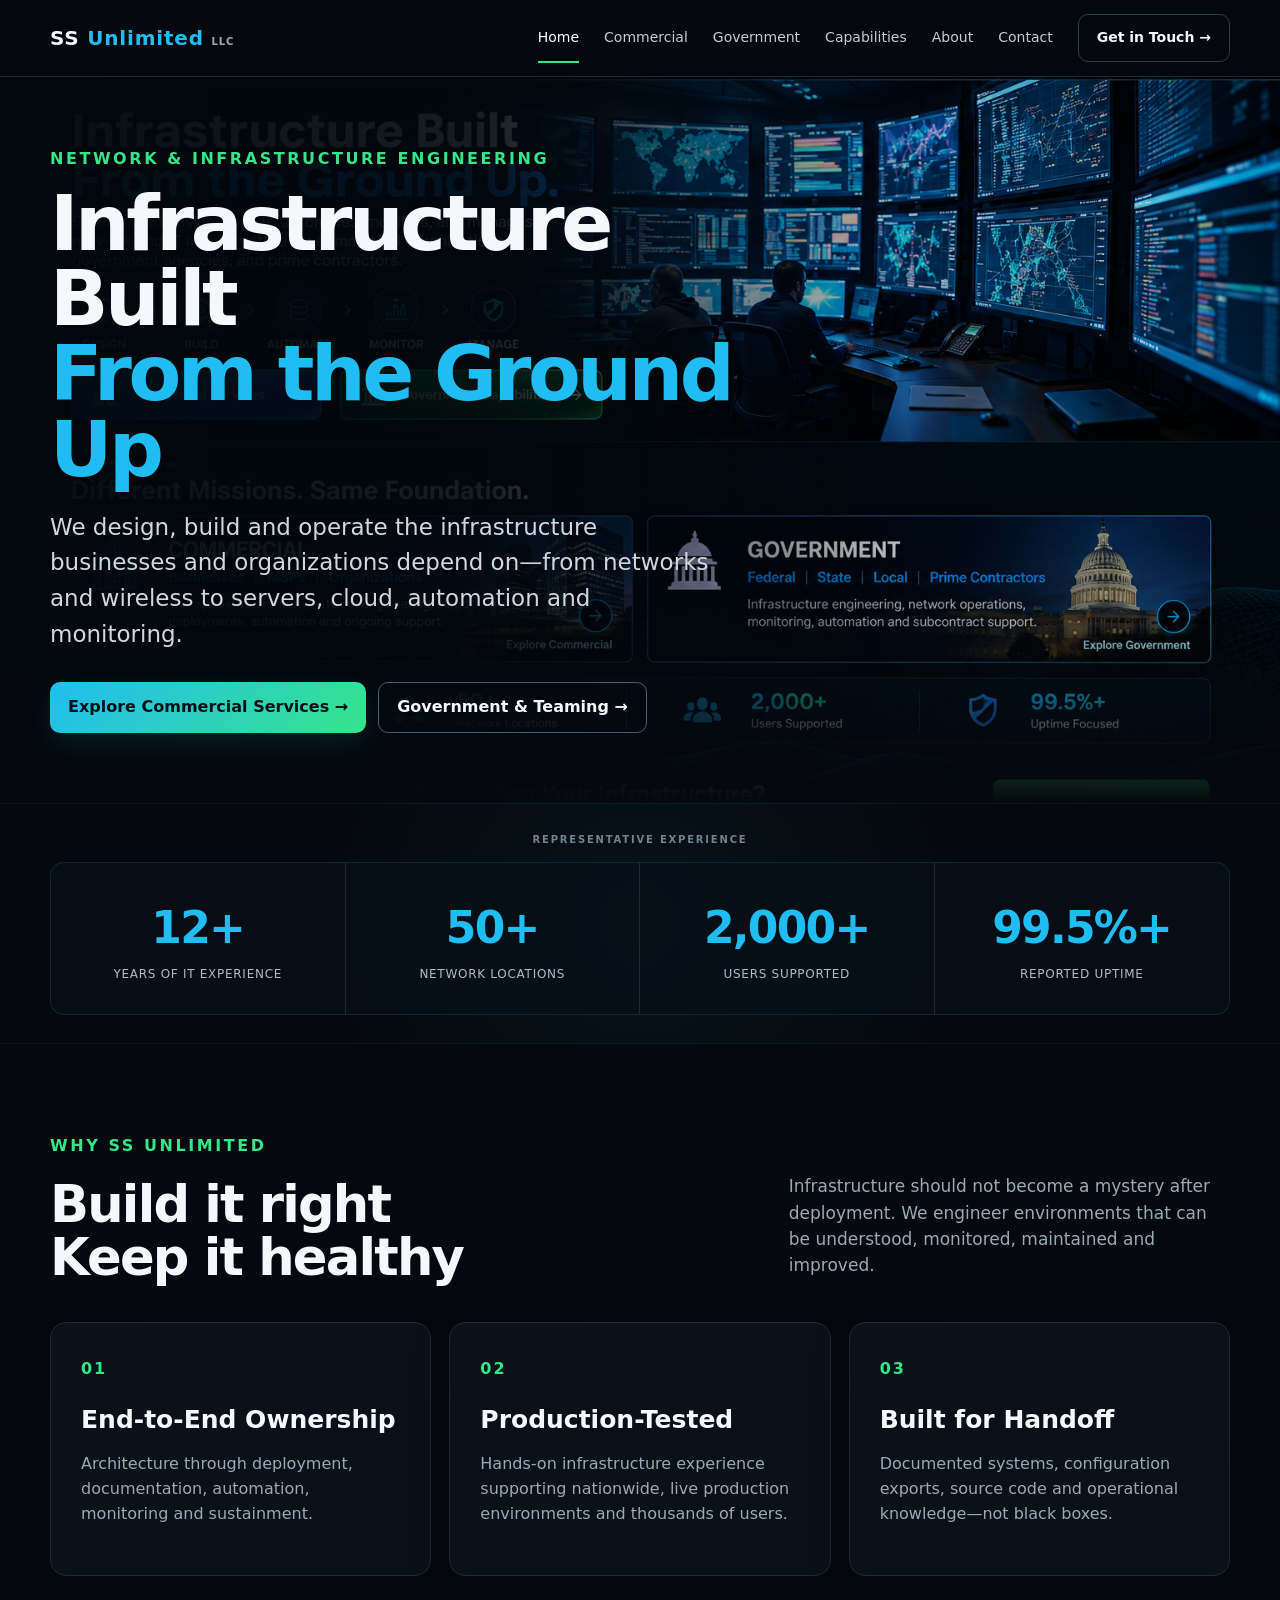
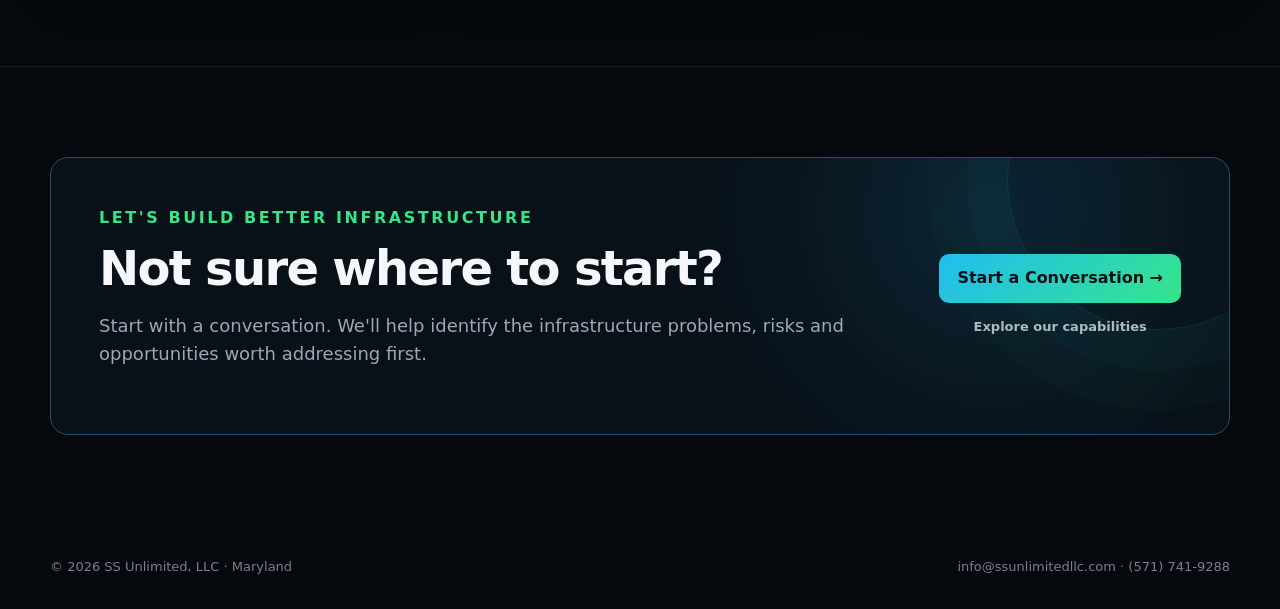
<file: index.html>
<!DOCTYPE html>
<html lang="en">
<head>
  <meta charset="utf-8">
  <meta name="viewport" content="width=device-width, initial-scale=1">

  <title>SS Unlimited | Infrastructure Built From the Ground Up</title>
  <meta
    name="description"
    content="SS Unlimited designs, builds, automates, monitors and manages network and IT infrastructure for commercial organizations, government agencies and prime contractors."
  >

  <link rel="stylesheet" href="styles.css">
</head>

<body>

  <!-- ========================================
       SITE NAVIGATION
  ========================================= -->
  <nav class="nav" aria-label="Main navigation">

    <div class="wrap navin">

      <a class="brand" href="index.html" aria-label="SS Unlimited LLC home">
        SS <span>Unlimited</span> <small>LLC</small>
      </a>

      <!-- Desktop Navigation -->
      <div class="links">
        <a class="active" href="index.html" aria-current="page">Home</a>
        <a href="commercial.html">Commercial</a>
        <a href="government.html">Government</a>
        <a href="capabilities.html">Capabilities</a>
        <a href="about.html">About</a>
        <a href="contact.html">Contact</a>
        <a class="btn" href="contact.html#inquiry-form">
          Get in Touch &rarr;
        </a>
      </div>

      <!-- Mobile Navigation Button -->
      <button
        class="mobile btn"
        id="menuBtn"
        type="button"
        aria-label="Open navigation menu"
        aria-controls="mobileMenu"
        aria-expanded="false"
      >
        <span class="menu-icon" aria-hidden="true">&#9776;</span>
        <span class="menu-label">Menu</span>
      </button>

    </div>

    <!-- Mobile Dropdown -->
    <div class="wrap mobile-dropdown" id="mobileMenu" hidden>
      <div class="mobile-dropdown-links">
        <a class="active" href="index.html" aria-current="page">Home</a>
        <a href="commercial.html">Commercial</a>
        <a href="government.html">Government</a>
        <a href="capabilities.html">Capabilities</a>
        <a href="about.html">About</a>
        <a href="contact.html">Contact</a>

        <a class="mobile-dropdown-cta" href="contact.html#inquiry-form">
          Get in Touch &rarr;
        </a>
      </div>
    </div>

  </nav>

  <main>

    <!-- ========================================
         HERO
    ========================================= -->
    <header class="hero">

      <div class="wrap hero-grid">
        <div class="hero-copy">

          <div class="eyebrow">
            Network &amp; Infrastructure Engineering
          </div>

          <h1>
            Infrastructure Built
            <br>
            <span>From the Ground Up</span>
          </h1>

          <p class="lead">
            We design, build and operate the infrastructure businesses and
            organizations depend on&mdash;from networks and wireless to servers,
            cloud, automation and monitoring.
          </p>

          <div class="actions">
            <a class="btn primary" href="commercial.html">
              Explore Commercial Services &rarr;
            </a>

            <a class="btn ghost" href="government.html">
              Government &amp; Teaming &rarr;
            </a>
          </div>

        </div>
      </div>

    </header>

    <!-- ========================================
         REPRESENTATIVE EXPERIENCE
    ========================================= -->
    <section class="section tight proof-section">
      <div class="wrap">

        <div class="proof-label">
          Representative experience
        </div>

        <div class="metrics">

          <div class="metric">
            <strong>12+</strong>
            <span>Years of IT Experience</span>
          </div>

          <div class="metric">
            <strong>50+</strong>
            <span>Network Locations</span>
          </div>

          <div class="metric">
            <strong>2,000+</strong>
            <span>Users Supported</span>
          </div>

          <div class="metric">
            <strong>99.5%+</strong>
            <span>Reported Uptime</span>
          </div>

        </div>
      </div>
    </section>

    <!-- ========================================
         WHY SS UNLIMITED
    ========================================= -->
    <section class="section">
      <div class="wrap">

        <div class="section-heading">

          <div class="eyebrow">
            Why SS Unlimited
          </div>

          <h2>
            Build it right
            <br>
            Keep it healthy
          </h2>

          <p class="section-intro">
            Infrastructure should not become a mystery after deployment.
            We engineer environments that can be understood, monitored,
            maintained and improved.
          </p>

        </div>

        <div class="grid3">

          <div class="card feature-card">
            <div class="tag">01</div>

            <h3>End-to-End Ownership</h3>

            <p>
              Architecture through deployment, documentation, automation,
              monitoring and sustainment.
            </p>
          </div>

          <div class="card feature-card">
            <div class="tag">02</div>

            <h3>Production-Tested</h3>

            <p>
              Hands-on infrastructure experience supporting nationwide,
              live production environments and thousands of users.
            </p>
          </div>

          <div class="card feature-card">
            <div class="tag">03</div>

            <h3>Built for Handoff</h3>

            <p>
              Documented systems, configuration exports, source code and
              operational knowledge&mdash;not black boxes.
            </p>
          </div>

        </div>

      </div>
    </section>

    <!-- ========================================
         FINAL CALL TO ACTION
    ========================================= -->
    <section class="section final-cta-section">
      <div class="wrap">

        <div class="cta">

          <div>
            <div class="eyebrow">
              Let's build better infrastructure
            </div>

            <h2>Not sure where to start?</h2>

            <p class="sub">
              Start with a conversation. We'll help identify the infrastructure
              problems, risks and opportunities worth addressing first.
            </p>
          </div>

          <div class="cta-actions">

            <a class="btn primary" href="contact.html">
              Start a Conversation &rarr;
            </a>

            <a class="text-link" href="capabilities.html">
              Explore our capabilities
            </a>

          </div>

        </div>

      </div>
    </section>

  </main>

  <!-- ========================================
       FOOTER
  ========================================= -->
  <footer class="footer">
    <div class="wrap footin">

      <span>
        &copy; 2026 SS Unlimited, LLC &middot; Maryland
      </span>

      <span>
        info@ssunlimitedllc.com &middot; <a href="tel:+15717419288">(571) 741-9288</a>
      </span>

    </div>
  </footer>

  <script src="script.js"></script>

</body>
</html>
</file>
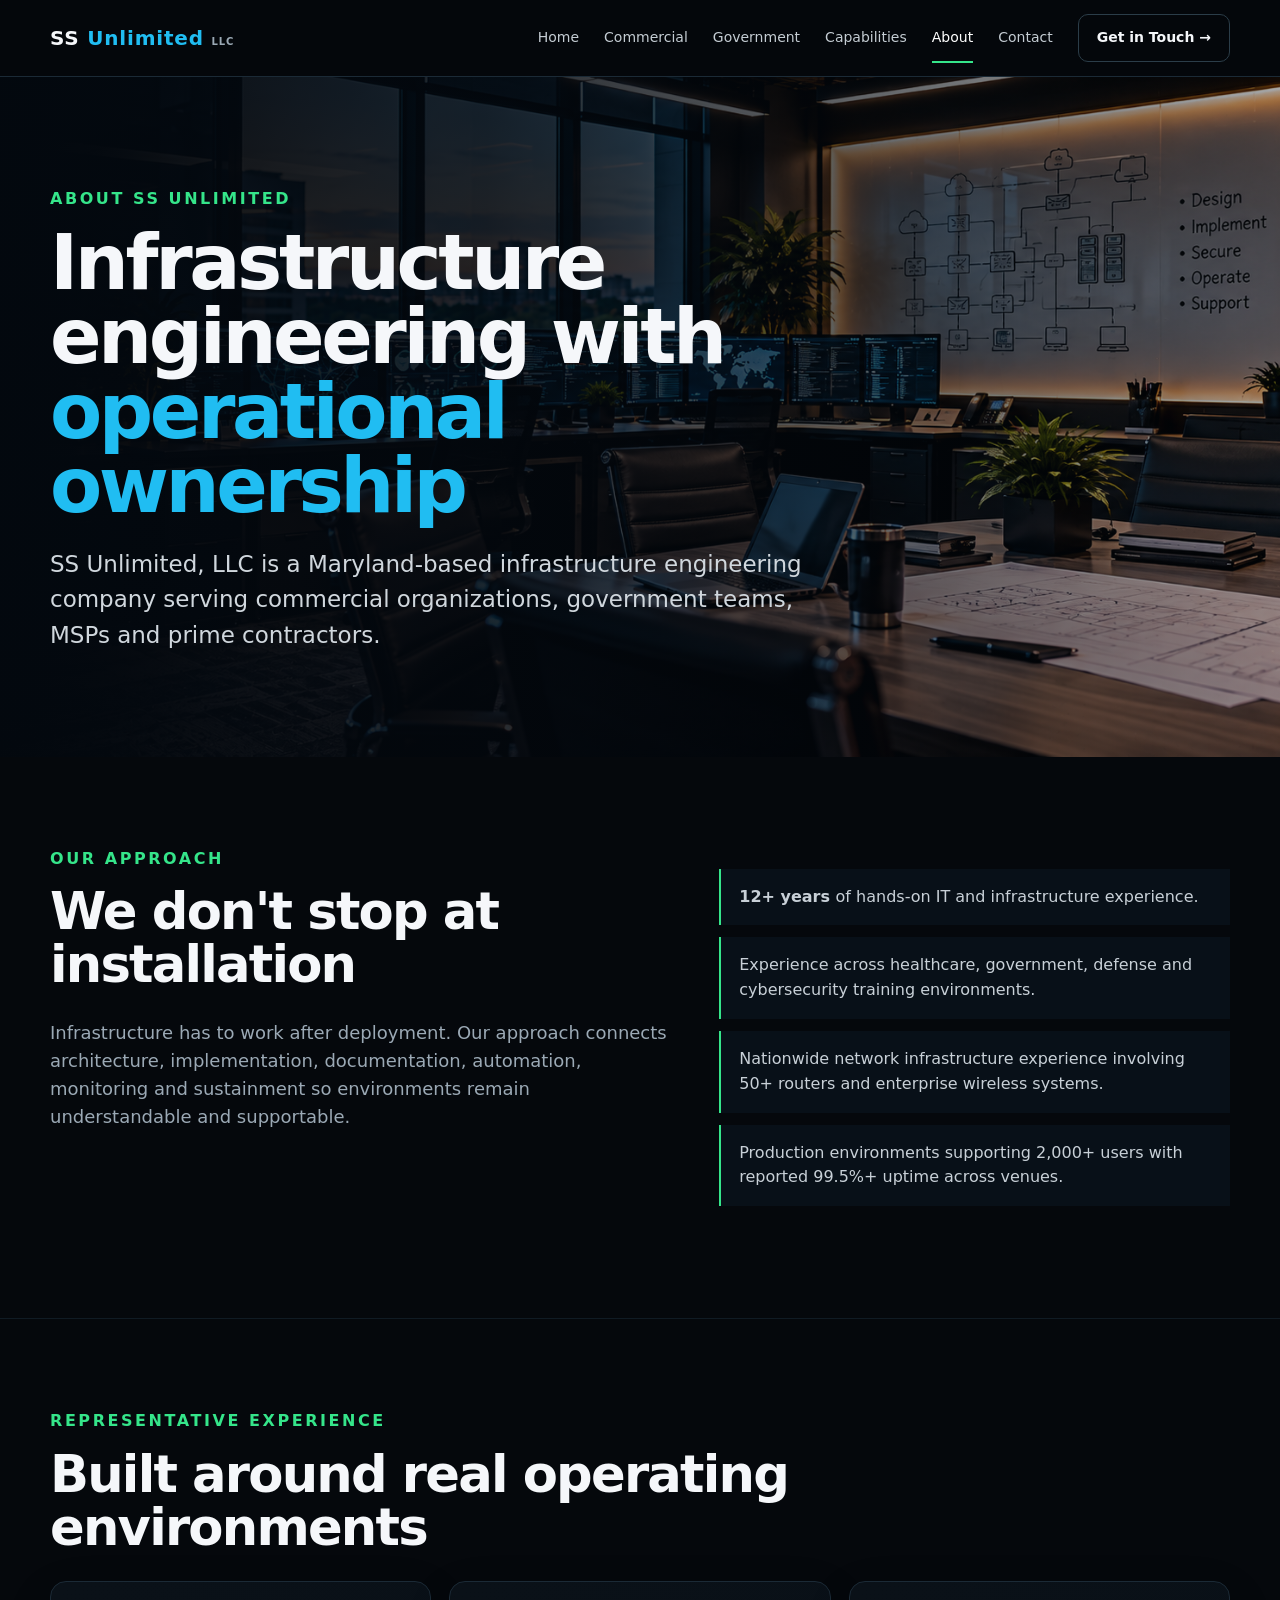
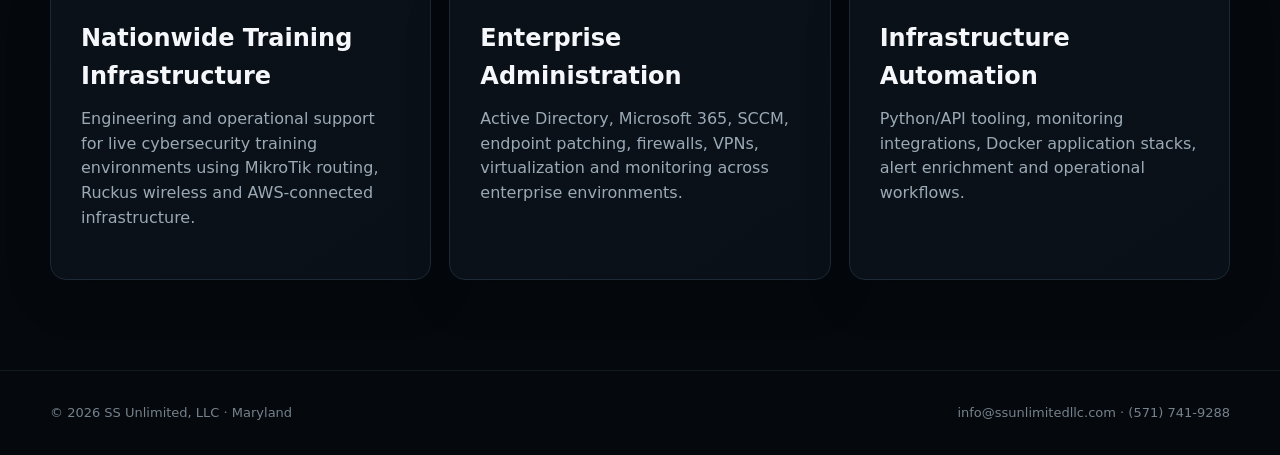
<file: about.html>
<!DOCTYPE html>
<html lang="en">
 <head>
  <meta charset="utf-8">
  <meta content="width=device-width,initial-scale=1" name="viewport">
  <title>
   About | SS Unlimited
  </title>
  <meta content="About SS Unlimited, a Maryland infrastructure engineering company serving commercial and government organizations." name="description">
  <link href="styles.css" rel="stylesheet">
 </head>
 <body class="page-about">
  <nav class="nav" aria-label="Main navigation">

    <div class="wrap navin">

      <a class="brand" href="index.html" aria-label="SS Unlimited LLC home">
        SS <span>Unlimited</span> <small>LLC</small>
      </a>

      <!-- Desktop Navigation -->
      <div class="links">
        <a href="index.html">Home</a>
        <a href="commercial.html">Commercial</a>
        <a href="government.html">Government</a>
        <a href="capabilities.html">Capabilities</a>
        <a class="active" href="about.html" aria-current="page">About</a>
        <a href="contact.html">Contact</a>
        <a class="btn" href="contact.html#inquiry-form">
          Get in Touch &rarr;
        </a>
      </div>

      <!-- Mobile Navigation Button -->
      <button
        class="mobile btn"
        id="menuBtn"
        type="button"
        aria-label="Open navigation menu"
        aria-controls="mobileMenu"
        aria-expanded="false"
      >
        <span class="menu-icon" aria-hidden="true">&#9776;</span>
        <span class="menu-label">Menu</span>
      </button>

    </div>

    <!-- Mobile Dropdown -->
    <div class="wrap mobile-dropdown" id="mobileMenu" hidden>
      <div class="mobile-dropdown-links">
        <a href="index.html">Home</a>
        <a href="commercial.html">Commercial</a>
        <a href="government.html">Government</a>
        <a href="capabilities.html">Capabilities</a>
        <a class="active" href="about.html" aria-current="page">About</a>
        <a href="contact.html">Contact</a>

        <a class="mobile-dropdown-cta" href="contact.html#inquiry-form">
          Get in Touch &rarr;
        </a>
      </div>
    </div>

  </nav>
  <header class="pagehero">
   <div class="wrap">
    <div class="eyebrow">
     About SS Unlimited
    </div>
    <h1>
     Infrastructure engineering with
     <span class="accent">
      operational ownership
     </span>
    </h1>
    <p class="lead">
     SS Unlimited, LLC is a Maryland-based infrastructure engineering company serving commercial organizations, government teams, MSPs and prime contractors.
    </p>
   </div>
  </header>
  <section class="section">
   <div class="wrap split">
    <div>
     <div class="eyebrow">
      Our approach
     </div>
     <h2>
      We don't stop at installation
     </h2>
     <p class="sub">
      Infrastructure has to work after deployment. Our approach connects architecture, implementation, documentation, automation, monitoring and sustainment so environments remain understandable and supportable.
     </p>
    </div>
    <div class="list">
     <div>
      <strong>
       12+ years
      </strong>
      of hands-on IT and infrastructure experience.
     </div>
     <div>
      Experience across healthcare, government, defense and cybersecurity training environments.
     </div>
     <div>
      Nationwide network infrastructure experience involving 50+ routers and enterprise wireless systems.
     </div>
     <div>
      Production environments supporting 2,000+ users with reported 99.5%+ uptime across venues.
     </div>
    </div>
   </div>
  </section>
  <section class="section">
   <div class="wrap">
    <div class="eyebrow">
     Representative experience
    </div>
    <h2>
     Built around real operating environments
    </h2>
    <div class="grid3">
     <div class="card">
      <h3>
       Nationwide Training Infrastructure
      </h3>
      <p>
       Engineering and operational support for live cybersecurity training environments using MikroTik routing, Ruckus wireless and AWS-connected infrastructure.
      </p>
     </div>
     <div class="card">
      <h3>
       Enterprise Administration
      </h3>
      <p>
       Active Directory, Microsoft 365, SCCM, endpoint patching, firewalls, VPNs, virtualization and monitoring across enterprise environments.
      </p>
     </div>
     <div class="card">
      <h3>
       Infrastructure Automation
      </h3>
      <p>
       Python/API tooling, monitoring integrations, Docker application stacks, alert enrichment and operational workflows.
      </p>
     </div>
    </div>
   </div>
  </section>
  <footer class="footer">
   <div class="wrap footin">
    <span>
     &copy; 2026 SS Unlimited, LLC &middot; Maryland
    </span>
    <span>
     <a href="mailto:info@ssunlimitedllc.com">
      info@ssunlimitedllc.com
     </a>
     &middot; <a href="tel:+15717419288">(571) 741-9288</a>
    </span>
   </div>
  </footer>
  <script src="script.js">
  </script>
 </body>
</html>
</file>
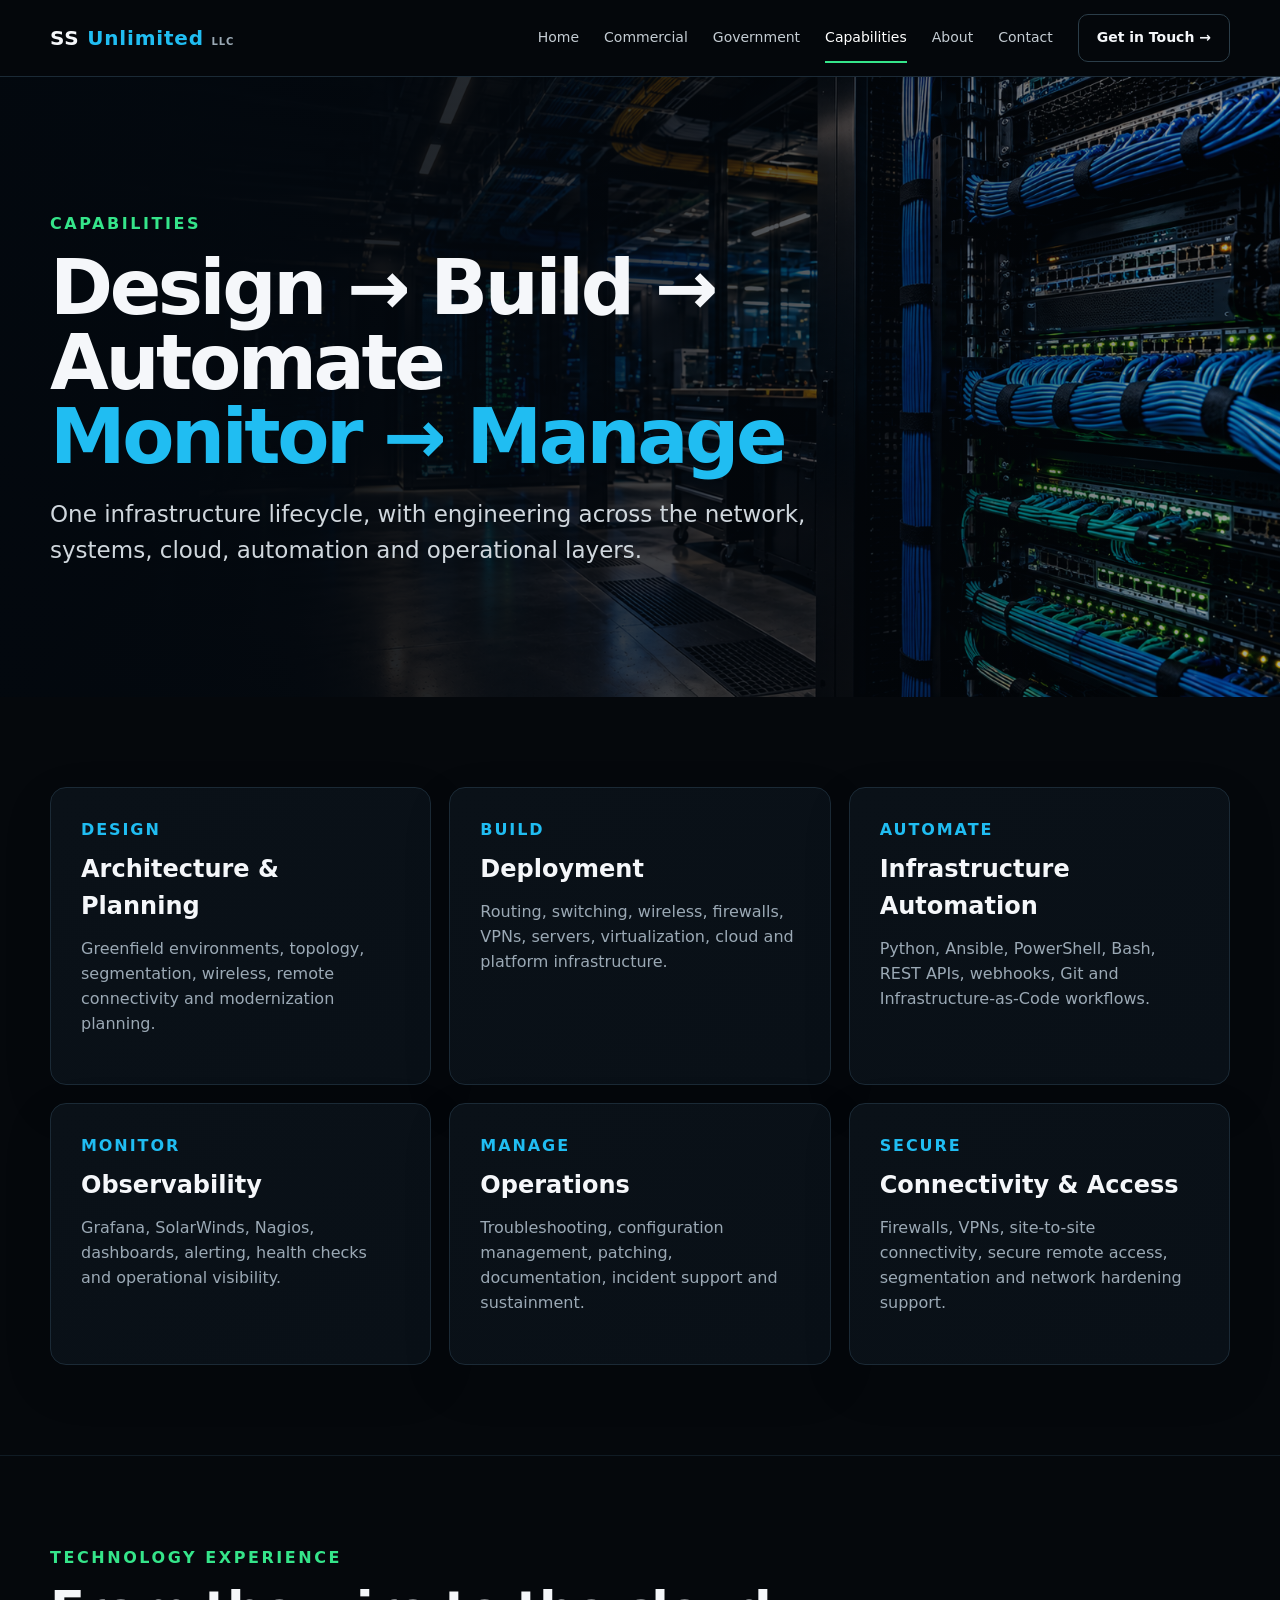
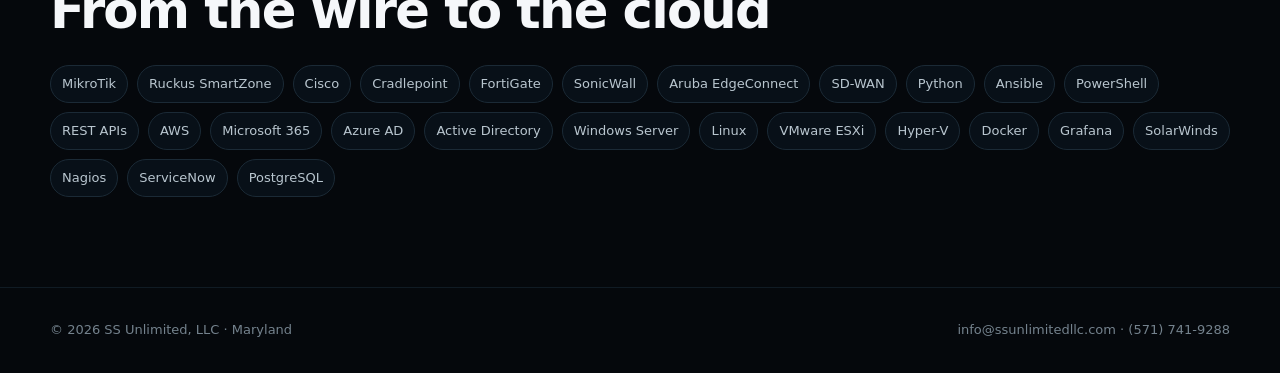
<file: capabilities.html>
<!DOCTYPE html>
<html lang="en">
 <head>
  <meta charset="utf-8">
  <meta content="width=device-width,initial-scale=1" name="viewport">
  <title>
   Capabilities | SS Unlimited
  </title>
  <meta content="Network, systems, automation, monitoring, cloud and infrastructure capabilities from SS Unlimited." name="description">
  <link href="styles.css" rel="stylesheet">
 </head>
 <body class="page-capabilities">
  <nav class="nav" aria-label="Main navigation">

    <div class="wrap navin">

      <a class="brand" href="index.html" aria-label="SS Unlimited LLC home">
        SS <span>Unlimited</span> <small>LLC</small>
      </a>

      <!-- Desktop Navigation -->
      <div class="links">
        <a href="index.html">Home</a>
        <a href="commercial.html">Commercial</a>
        <a href="government.html">Government</a>
        <a class="active" href="capabilities.html" aria-current="page">Capabilities</a>
        <a href="about.html">About</a>
        <a href="contact.html">Contact</a>
        <a class="btn" href="contact.html#inquiry-form">
          Get in Touch &rarr;
        </a>
      </div>

      <!-- Mobile Navigation Button -->
      <button
        class="mobile btn"
        id="menuBtn"
        type="button"
        aria-label="Open navigation menu"
        aria-controls="mobileMenu"
        aria-expanded="false"
      >
        <span class="menu-icon" aria-hidden="true">&#9776;</span>
        <span class="menu-label">Menu</span>
      </button>

    </div>

    <!-- Mobile Dropdown -->
    <div class="wrap mobile-dropdown" id="mobileMenu" hidden>
      <div class="mobile-dropdown-links">
        <a href="index.html">Home</a>
        <a href="commercial.html">Commercial</a>
        <a href="government.html">Government</a>
        <a class="active" href="capabilities.html" aria-current="page">Capabilities</a>
        <a href="about.html">About</a>
        <a href="contact.html">Contact</a>

        <a class="mobile-dropdown-cta" href="contact.html#inquiry-form">
          Get in Touch &rarr;
        </a>
      </div>
    </div>

  </nav>
  <header class="pagehero">
   <div class="wrap">
    <div class="eyebrow">
     Capabilities
    </div>
    <h1>
     Design &rarr; Build &rarr; Automate
     <br>
     <span class="accent">
      Monitor &rarr; Manage
     </span>
    </h1>
    <p class="lead">
     One infrastructure lifecycle, with engineering across the network, systems, cloud, automation and operational layers.
    </p>
   </div>
  </header>
  <section class="section">
   <div class="wrap">
    <div class="grid3">
     <div class="card">
      <div class="tag">
       Design
      </div>
      <h3>
       Architecture & Planning
      </h3>
      <p>
       Greenfield environments, topology, segmentation, wireless, remote connectivity and modernization planning.
      </p>
     </div>
     <div class="card">
      <div class="tag">
       Build
      </div>
      <h3>
       Deployment
      </h3>
      <p>
       Routing, switching, wireless, firewalls, VPNs, servers, virtualization, cloud and platform infrastructure.
      </p>
     </div>
     <div class="card">
      <div class="tag">
       Automate
      </div>
      <h3>
       Infrastructure Automation
      </h3>
      <p>
       Python, Ansible, PowerShell, Bash, REST APIs, webhooks, Git and Infrastructure-as-Code workflows.
      </p>
     </div>
     <div class="card">
      <div class="tag">
       Monitor
      </div>
      <h3>
       Observability
      </h3>
      <p>
       Grafana, SolarWinds, Nagios, dashboards, alerting, health checks and operational visibility.
      </p>
     </div>
     <div class="card">
      <div class="tag">
       Manage
      </div>
      <h3>
       Operations
      </h3>
      <p>
       Troubleshooting, configuration management, patching, documentation, incident support and sustainment.
      </p>
     </div>
     <div class="card">
      <div class="tag">
       Secure
      </div>
      <h3>
       Connectivity & Access
      </h3>
      <p>
       Firewalls, VPNs, site-to-site connectivity, secure remote access, segmentation and network hardening support.
      </p>
     </div>
    </div>
   </div>
  </section>
  <section class="section">
   <div class="wrap">
    <div class="eyebrow">
     Technology experience
    </div>
    <h2>
     From the wire to the cloud
    </h2>
    <div class="tech">
     <span>
      MikroTik
     </span>
     <span>
      Ruckus SmartZone
     </span>
     <span>
      Cisco
     </span>
     <span>
      Cradlepoint
     </span>
     <span>
      FortiGate
     </span>
     <span>
      SonicWall
     </span>
     <span>
      Aruba EdgeConnect
     </span>
     <span>
      SD-WAN
     </span>
     <span>
      Python
     </span>
     <span>
      Ansible
     </span>
     <span>
      PowerShell
     </span>
     <span>
      REST APIs
     </span>
     <span>
      AWS
     </span>
     <span>
      Microsoft 365
     </span>
     <span>
      Azure AD
     </span>
     <span>
      Active Directory
     </span>
     <span>
      Windows Server
     </span>
     <span>
      Linux
     </span>
     <span>
      VMware ESXi
     </span>
     <span>
      Hyper-V
     </span>
     <span>
      Docker
     </span>
     <span>
      Grafana
     </span>
     <span>
      SolarWinds
     </span>
     <span>
      Nagios
     </span>
     <span>
      ServiceNow
     </span>
     <span>
      PostgreSQL
     </span>
    </div>
   </div>
  </section>
  <footer class="footer">
   <div class="wrap footin">
    <span>
     &copy; 2026 SS Unlimited, LLC &middot; Maryland
    </span>
    <span>
     <a href="mailto:info@ssunlimitedllc.com">
      info@ssunlimitedllc.com
     </a>
     &middot; <a href="tel:+15717419288">(571) 741-9288</a>
    </span>
   </div>
  </footer>
  <script src="script.js">
  </script>
 </body>
</html>
</file>
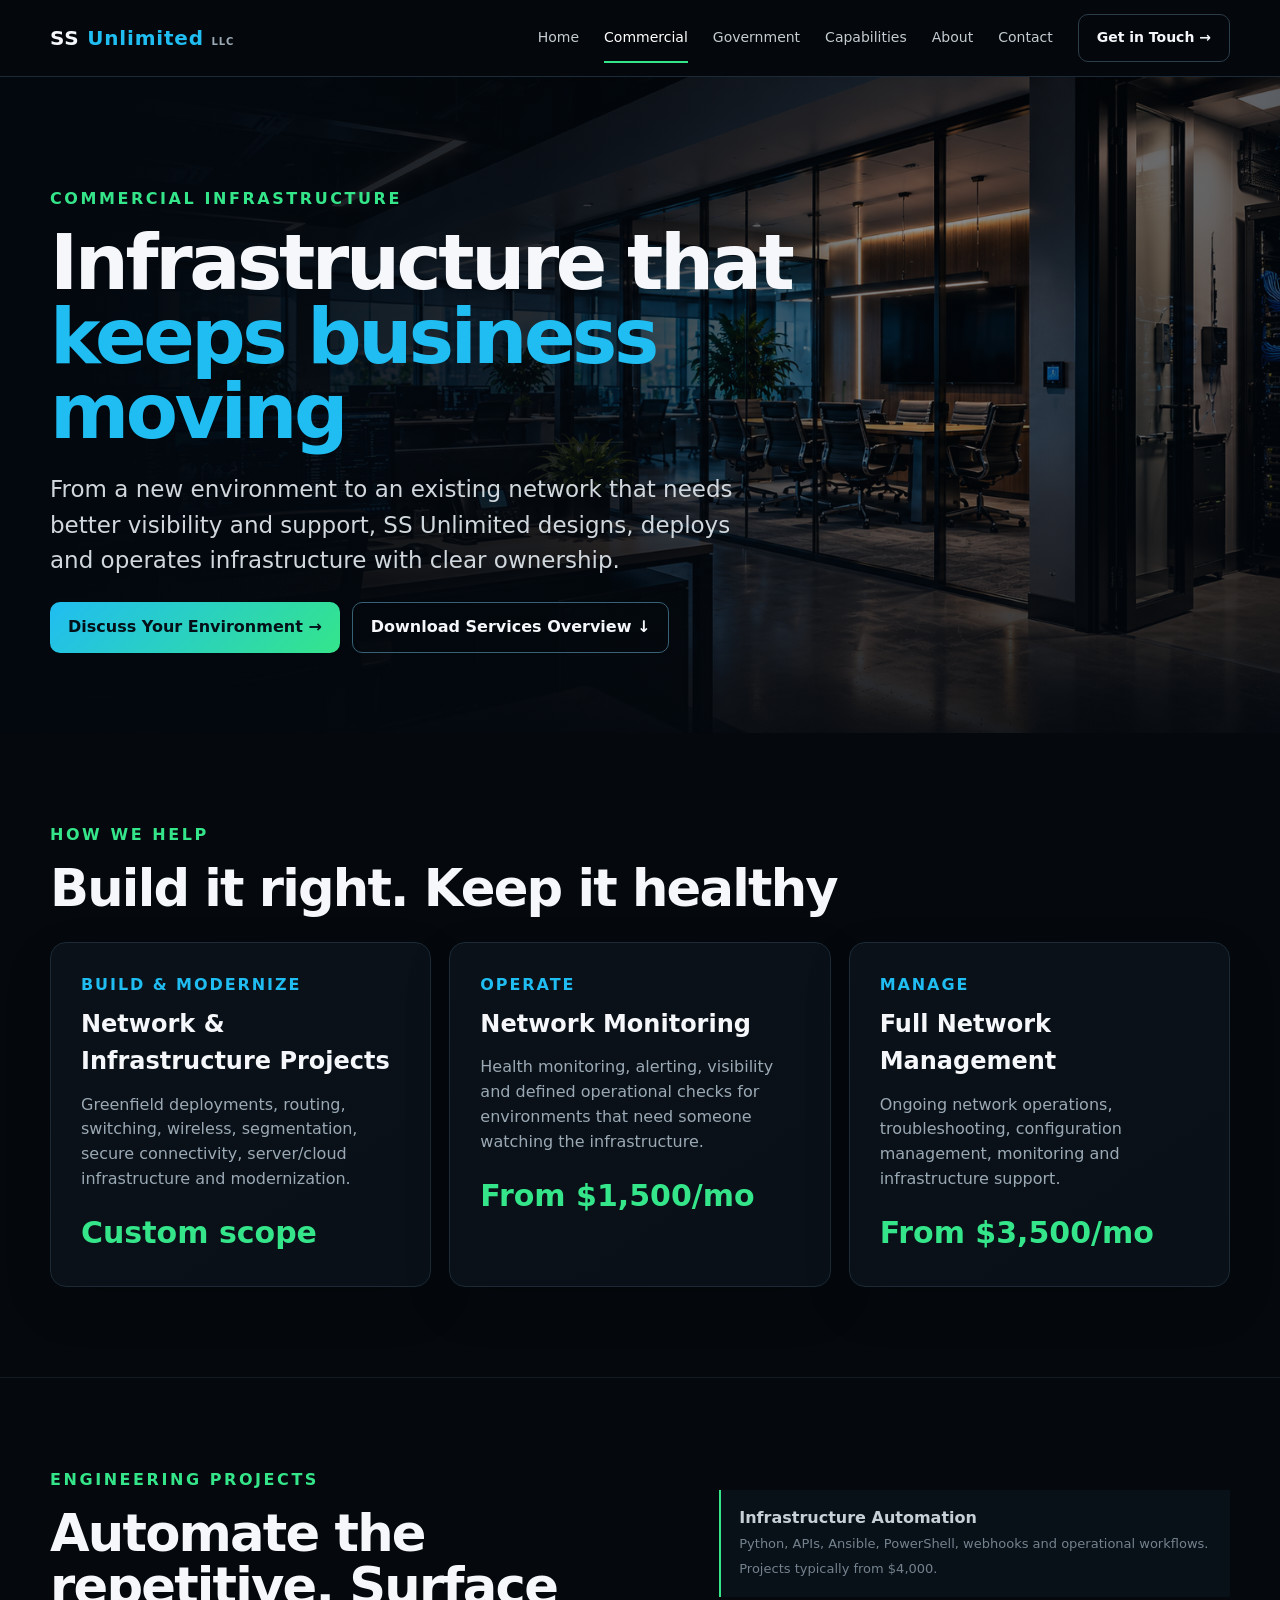
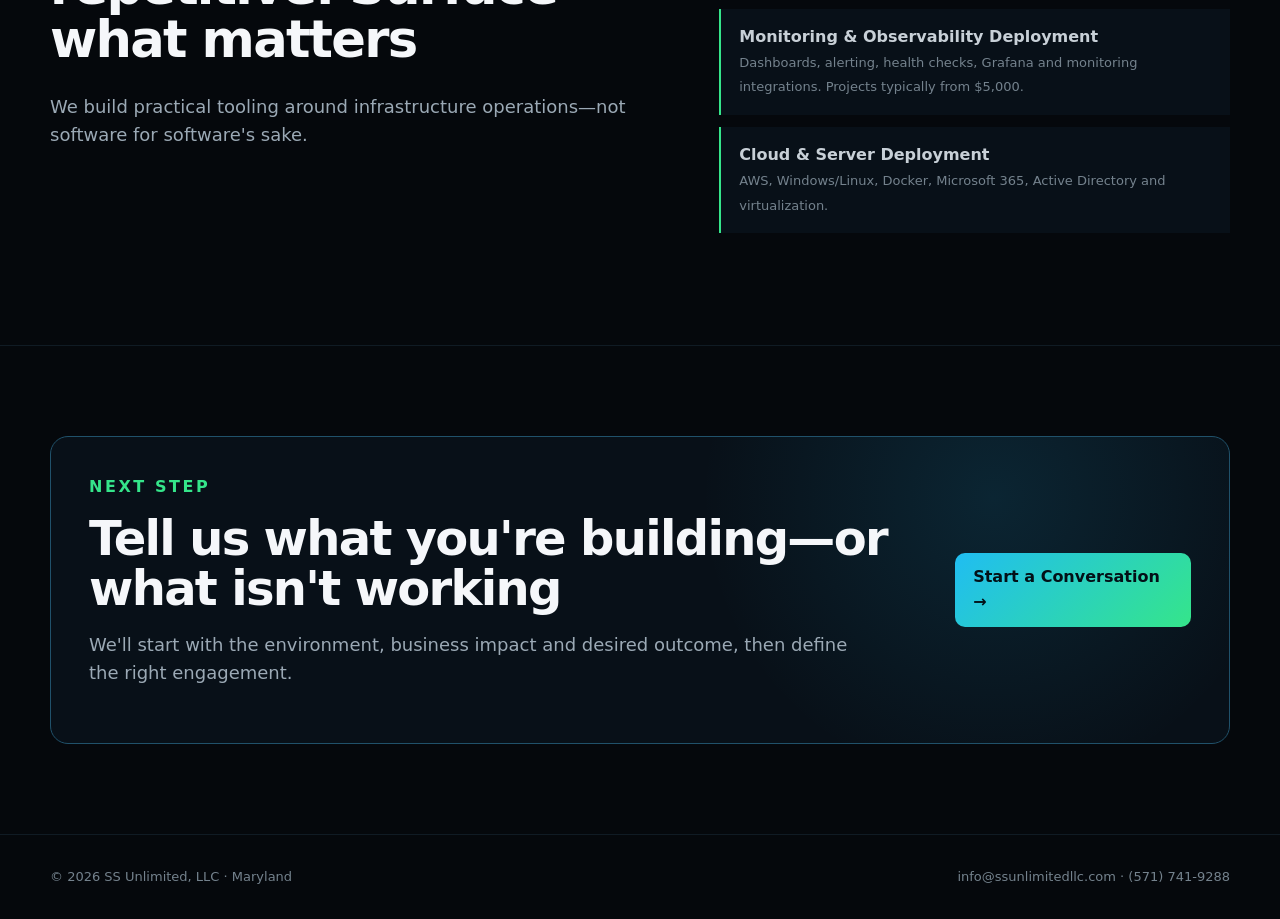
<file: commercial.html>
<!DOCTYPE html>
<html lang="en">
 <head>
  <meta charset="utf-8">
  <meta content="width=device-width,initial-scale=1" name="viewport">
  <title>
   Commercial | SS Unlimited
  </title>
  <meta content="Commercial network and infrastructure engineering, managed services, monitoring and automation from SS Unlimited." name="description">
  <link href="styles.css" rel="stylesheet">
 </head>
 <body class="page-commercial">
  <nav class="nav" aria-label="Main navigation">

    <div class="wrap navin">

      <a class="brand" href="index.html" aria-label="SS Unlimited LLC home">
        SS <span>Unlimited</span> <small>LLC</small>
      </a>

      <!-- Desktop Navigation -->
      <div class="links">
        <a href="index.html">Home</a>
        <a class="active" href="commercial.html" aria-current="page">Commercial</a>
        <a href="government.html">Government</a>
        <a href="capabilities.html">Capabilities</a>
        <a href="about.html">About</a>
        <a href="contact.html">Contact</a>
        <a class="btn" href="contact.html#inquiry-form">
          Get in Touch &rarr;
        </a>
      </div>

      <!-- Mobile Navigation Button -->
      <button
        class="mobile btn"
        id="menuBtn"
        type="button"
        aria-label="Open navigation menu"
        aria-controls="mobileMenu"
        aria-expanded="false"
      >
        <span class="menu-icon" aria-hidden="true">&#9776;</span>
        <span class="menu-label">Menu</span>
      </button>

    </div>

    <!-- Mobile Dropdown -->
    <div class="wrap mobile-dropdown" id="mobileMenu" hidden>
      <div class="mobile-dropdown-links">
        <a href="index.html">Home</a>
        <a class="active" href="commercial.html" aria-current="page">Commercial</a>
        <a href="government.html">Government</a>
        <a href="capabilities.html">Capabilities</a>
        <a href="about.html">About</a>
        <a href="contact.html">Contact</a>

        <a class="mobile-dropdown-cta" href="contact.html#inquiry-form">
          Get in Touch &rarr;
        </a>
      </div>
    </div>

  </nav>
  <header class="pagehero">
   <div class="wrap">
    <div class="eyebrow">
     Commercial Infrastructure
    </div>
    <h1>
     Infrastructure that
     <span class="accent">
      keeps business moving
     </span>
    </h1>
    <p class="lead">
     From a new environment to an existing network that needs better visibility and support, SS Unlimited designs, deploys and operates infrastructure with clear ownership.
    </p>
    <div class="actions">
     <a class="btn primary" href="contact.html">
      Discuss Your Environment &rarr;
     </a>
     <a class="btn ghost" href="SS_Unlimited_Commercial_Services_Overview.pdf" target="_blank">
      Download Services Overview &darr;
     </a>
    </div>
   </div>
  </header>
  <section class="section">
   <div class="wrap">
    <div class="eyebrow">
     How we help
    </div>
    <h2>
     Build it right. Keep it healthy
    </h2>
    <div class="grid3">
     <div class="card">
      <div class="tag">
       Build & Modernize
      </div>
      <h3>
       Network & Infrastructure Projects
      </h3>
      <p>
       Greenfield deployments, routing, switching, wireless, segmentation, secure connectivity, server/cloud infrastructure and modernization.
      </p>
      <span class="price">
       Custom scope
      </span>
     </div>
     <div class="card">
      <div class="tag">
       Operate
      </div>
      <h3>
       Network Monitoring
      </h3>
      <p>
       Health monitoring, alerting, visibility and defined operational checks for environments that need someone watching the infrastructure.
      </p>
      <span class="price">
       From $1,500/mo
      </span>
     </div>
     <div class="card">
      <div class="tag">
       Manage
      </div>
      <h3>
       Full Network Management
      </h3>
      <p>
       Ongoing network operations, troubleshooting, configuration management, monitoring and infrastructure support.
      </p>
      <span class="price">
       From $3,500/mo
      </span>
     </div>
    </div>
   </div>
  </section>
  <section class="section">
   <div class="wrap split">
    <div>
     <div class="eyebrow">
      Engineering projects
     </div>
     <h2>
      Automate the repetitive. Surface what matters
     </h2>
     <p class="sub">
      We build practical tooling around infrastructure operations&mdash;not software for software's sake.
     </p>
    </div>
    <div class="list">
     <div>
      <strong>
       Infrastructure Automation
      </strong>
      <br>
      <span class="note">
       Python, APIs, Ansible, PowerShell, webhooks and operational workflows. Projects typically from $4,000.
      </span>
     </div>
     <div>
      <strong>
       Monitoring & Observability Deployment
      </strong>
      <br>
      <span class="note">
       Dashboards, alerting, health checks, Grafana and monitoring integrations. Projects typically from $5,000.
      </span>
     </div>
     <div>
      <strong>
       Cloud & Server Deployment
      </strong>
      <br>
      <span class="note">
       AWS, Windows/Linux, Docker, Microsoft 365, Active Directory and virtualization.
      </span>
     </div>
    </div>
   </div>
  </section>
  <section class="section">
   <div class="wrap">
    <div class="cta">
     <div>
      <div class="eyebrow">
       Next step
      </div>
      <h2>
       Tell us what you're building&mdash;or what isn't working
      </h2>
      <p class="sub">
       We'll start with the environment, business impact and desired outcome, then define the right engagement.
      </p>
     </div>
     <a class="btn primary" href="contact.html">
      Start a Conversation &rarr;
     </a>
    </div>
   </div>
  </section>
  <footer class="footer">
   <div class="wrap footin">
    <span>
     &copy; 2026 SS Unlimited, LLC &middot; Maryland
    </span>
    <span>
     <a href="mailto:info@ssunlimitedllc.com">
      info@ssunlimitedllc.com
     </a>
     &middot; <a href="tel:+15717419288">(571) 741-9288</a>
    </span>
   </div>
  </footer>
  <script src="script.js">
  </script>
 </body>
</html>
</file>
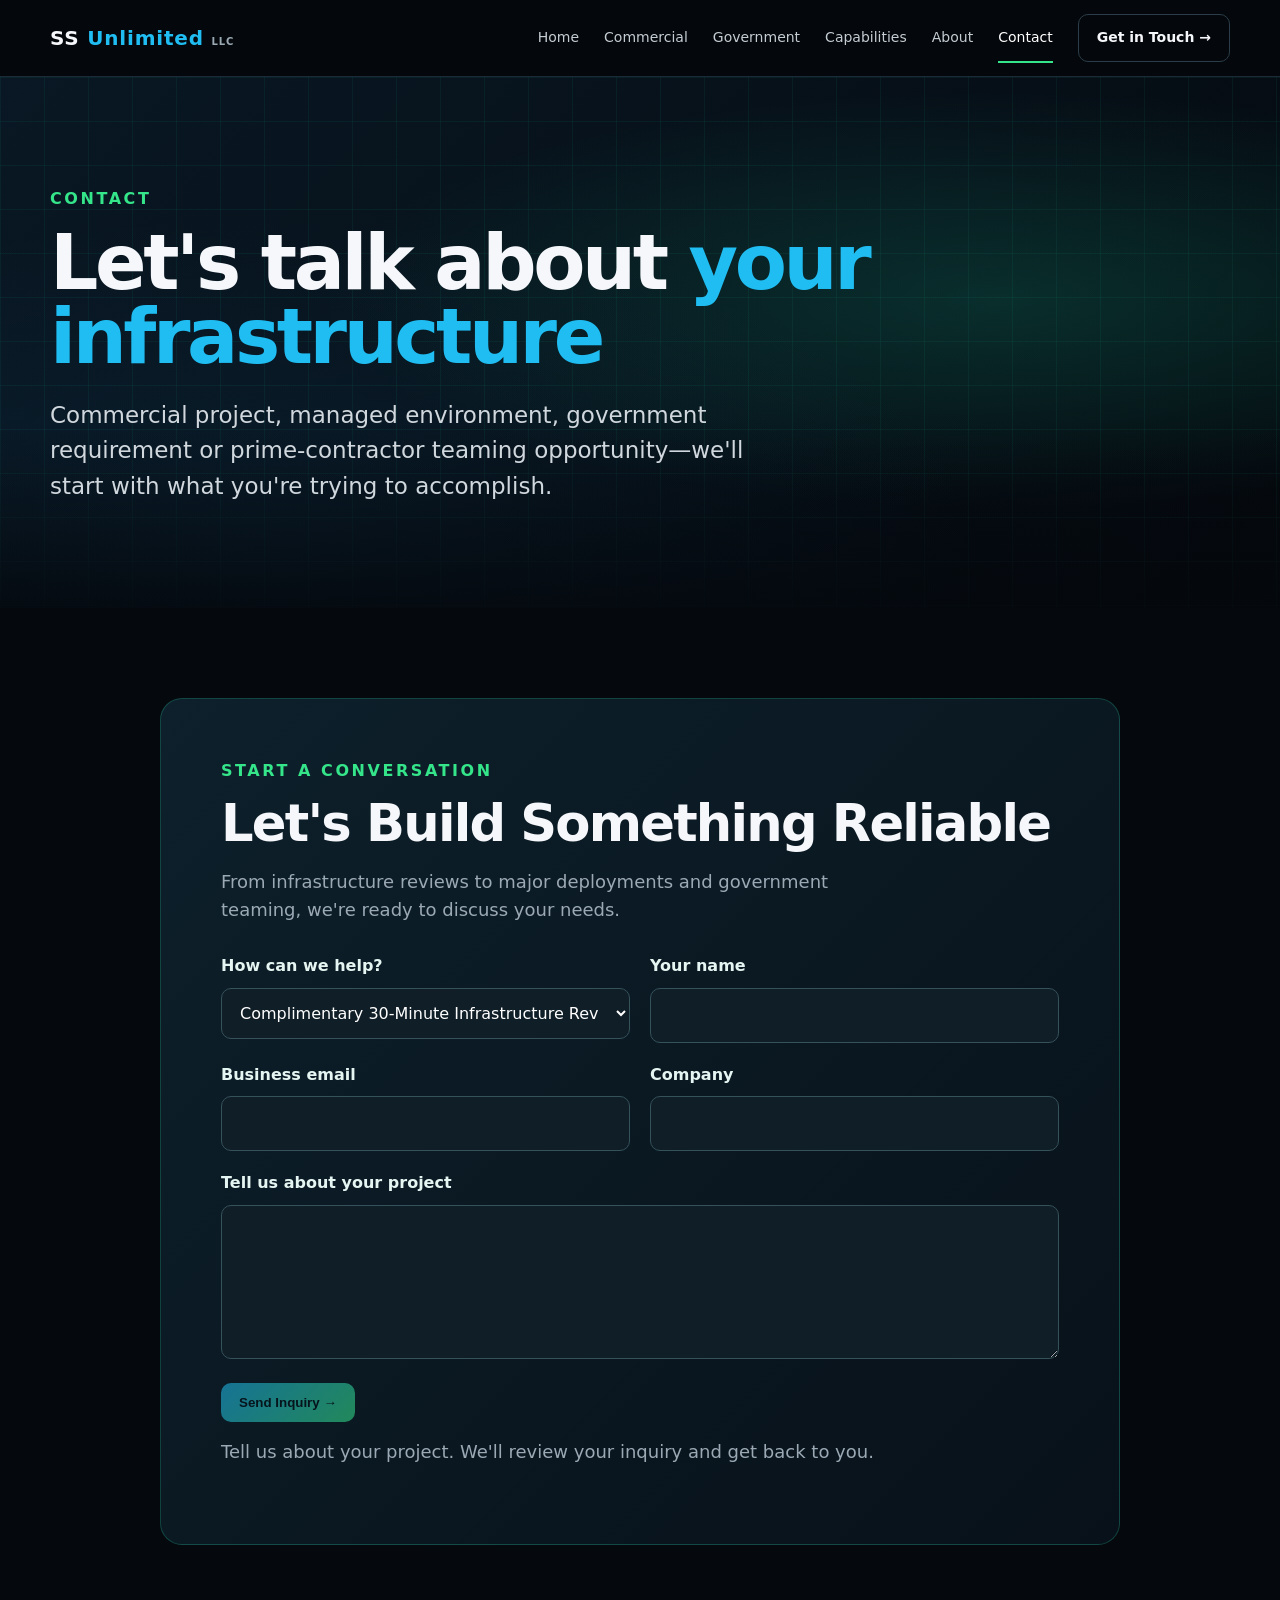
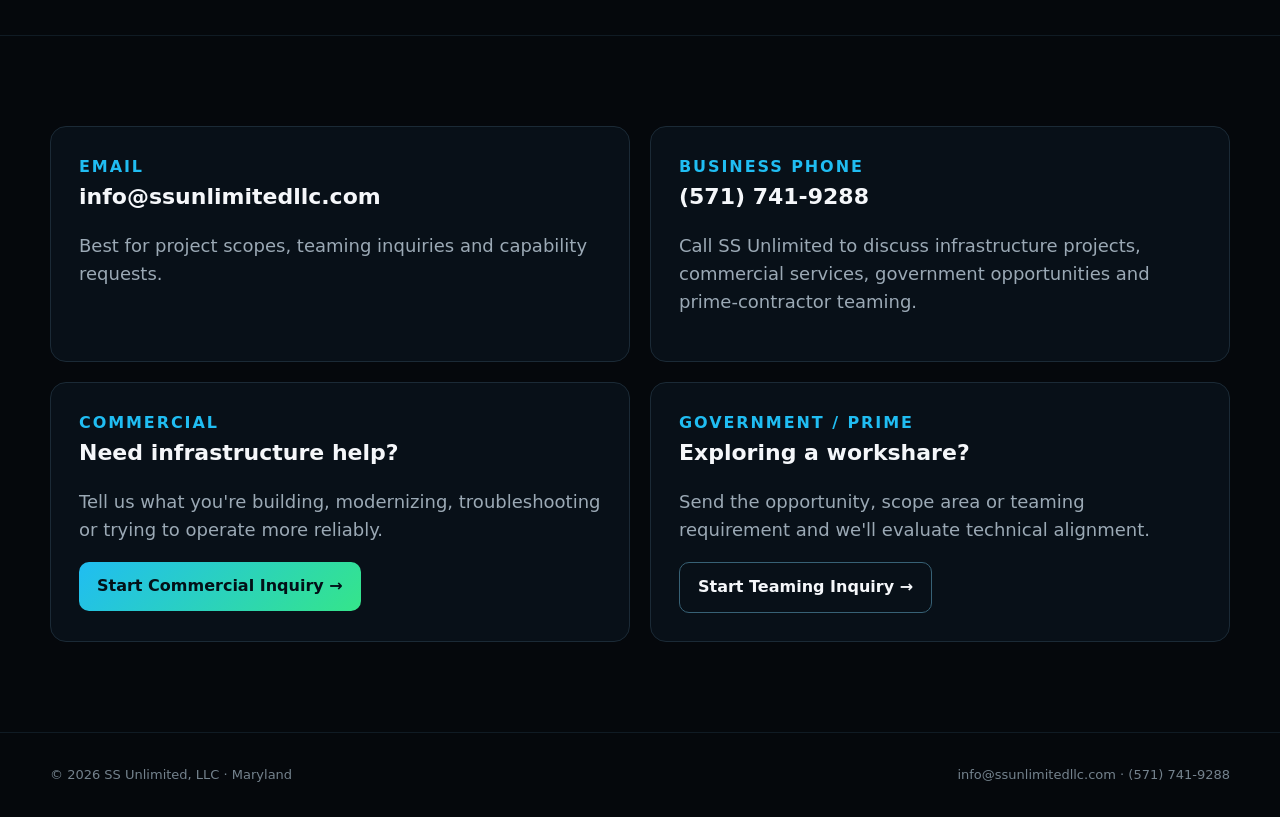
<file: contact.html>
<!DOCTYPE html>
<html lang="en">
<head>
  <meta charset="utf-8">
  <meta name="viewport" content="width=device-width,initial-scale=1">
  <title>Contact | SS Unlimited</title>
  <meta name="description" content="Contact SS Unlimited for commercial infrastructure projects, managed services, government opportunities and prime contractor teaming.">
  <link href="styles.css" rel="stylesheet">
  <script src="https://challenges.cloudflare.com/turnstile/v0/api.js" async defer></script>
</head>
<body class="page-contact">
  <nav class="nav" aria-label="Main navigation">
    <div class="wrap navin">
      <a class="brand" href="index.html" aria-label="SS Unlimited LLC home">SS <span>Unlimited</span> <small>LLC</small></a>
      <div class="links">
        <a href="index.html">Home</a>
        <a href="commercial.html">Commercial</a>
        <a href="government.html">Government</a>
        <a href="capabilities.html">Capabilities</a>
        <a href="about.html">About</a>
        <a class="active" href="contact.html" aria-current="page">Contact</a>
        <a class="btn" href="contact.html#inquiry-form">Get in Touch &rarr;</a>
      </div>
      <button class="mobile btn" id="menuBtn" type="button" aria-label="Open navigation menu" aria-controls="mobileMenu" aria-expanded="false">
        <span class="menu-icon" aria-hidden="true">&#9776;</span>
        <span class="menu-label">Menu</span>
      </button>
    </div>
    <div class="wrap mobile-dropdown" id="mobileMenu" hidden>
      <div class="mobile-dropdown-links">
        <a href="index.html">Home</a>
        <a href="commercial.html">Commercial</a>
        <a href="government.html">Government</a>
        <a href="capabilities.html">Capabilities</a>
        <a href="about.html">About</a>
        <a class="active" href="contact.html" aria-current="page">Contact</a>
        <a class="mobile-dropdown-cta" href="contact.html#inquiry-form">Get in Touch &rarr;</a>
      </div>
    </div>
  </nav>

  <main>
    <header class="pagehero">
      <div class="wrap">
        <div class="eyebrow">Contact</div>
        <h1>Let's talk about <span class="accent">your infrastructure</span></h1>
        <p class="lead">Commercial project, managed environment, government requirement or prime-contractor teaming opportunity—we'll start with what you're trying to accomplish.</p>
      </div>
    </header>

    <!-- Secure inquiry form -->
    <section class="section inquiry-section" id="inquiry-form">
      <div class="wrap">
        <div class="inquiry-panel">
          <div class="eyebrow">START A CONVERSATION</div>
          <h2>Let's Build Something Reliable</h2>
          <p class="sub">From infrastructure reviews to major deployments and government teaming, we're ready to discuss your needs.</p>

          <form id="leadForm">
            <div class="honeypot-field" aria-hidden="true">
              <label for="websiteUrl">Website URL</label>
              <input type="text" id="websiteUrl" name="websiteUrl" tabindex="-1" autocomplete="off">
            </div>

            <div class="inquiry-fields">
              <div class="form-field">
                <label for="inquiryType">How can we help?</label>
                <select id="inquiryType" name="inquiryType" required>
                  <option value="review">Complimentary 30-Minute Infrastructure Review</option>
                  <option value="commercial">Commercial Project Consultation</option>
                  <option value="government">Government &amp; Prime Teaming</option>
                  <option value="general">General Inquiry</option>
                </select>
              </div>
              <div class="form-field">
                <label for="leadName">Your name</label>
                <input id="leadName" name="name" type="text" autocomplete="name" required>
              </div>
              <div class="form-field">
                <label for="leadEmail">Business email</label>
                <input id="leadEmail" name="email" type="email" autocomplete="email" required>
              </div>
              <div class="form-field">
                <label for="leadCompany">Company</label>
                <input id="leadCompany" name="company" type="text" autocomplete="organization">
              </div>
              <div class="form-field full">
                <label for="leadMessage">Tell us about your project</label>
                <textarea id="leadMessage" name="message" rows="5" minlength="10" maxlength="5000" required></textarea>
              </div>
            </div>

            <div class="cf-turnstile"
                 data-sitekey="0x4AAAAAAFRdvRBRM0qr7ptl"
                 data-callback="onContactTurnstileSuccess"
                 data-expired-callback="onContactTurnstileExpired"
                 data-error-callback="onContactTurnstileError"></div>
            <button class="btn primary" type="submit" disabled>Send Inquiry &rarr;</button>
            <p class="sub" id="formStatus" role="status" aria-live="polite">Tell us about your project. We'll review your inquiry and get back to you.</p>
          </form>
        </div>
      </div>
    </section>

    <!-- Contact options -->
    <section class="section">
      <div class="wrap contactgrid">
        <a class="contactbox" href="mailto:info@ssunlimitedllc.com">
          <div class="tag">Email</div>
          <strong>info@ssunlimitedllc.com</strong>
          <p class="sub">Best for project scopes, teaming inquiries and capability requests.</p>
        </a>
        <a class="contactbox" href="tel:+15717419288">
          <div class="tag">Business Phone</div>
          <strong>(571) 741-9288</strong>
          <p class="sub">Call SS Unlimited to discuss infrastructure projects, commercial services, government opportunities and prime-contractor teaming.</p>
        </a>
        <div class="contactbox">
          <div class="tag">Commercial</div>
          <strong>Need infrastructure help?</strong>
          <p class="sub">Tell us what you're building, modernizing, troubleshooting or trying to operate more reliably.</p>
          <a class="btn primary" href="#inquiry-form" data-inquiry="commercial">Start Commercial Inquiry &rarr;</a>
        </div>
        <div class="contactbox">
          <div class="tag">Government / Prime</div>
          <strong>Exploring a workshare?</strong>
          <p class="sub">Send the opportunity, scope area or teaming requirement and we'll evaluate technical alignment.</p>
          <a class="btn ghost" href="#inquiry-form" data-inquiry="government">Start Teaming Inquiry &rarr;</a>
        </div>
      </div>
    </section>
  </main>

  <footer class="footer">
    <div class="wrap footin">
      <span>&copy; 2026 SS Unlimited, LLC &middot; Maryland</span>
      <span>
        <a href="mailto:info@ssunlimitedllc.com">info@ssunlimitedllc.com</a>
        &middot;
        <a href="tel:+15717419288">(571) 741-9288</a>
      </span>
    </div>
  </footer>
  <script src="script.js"></script>
</body>
</html>
</file>
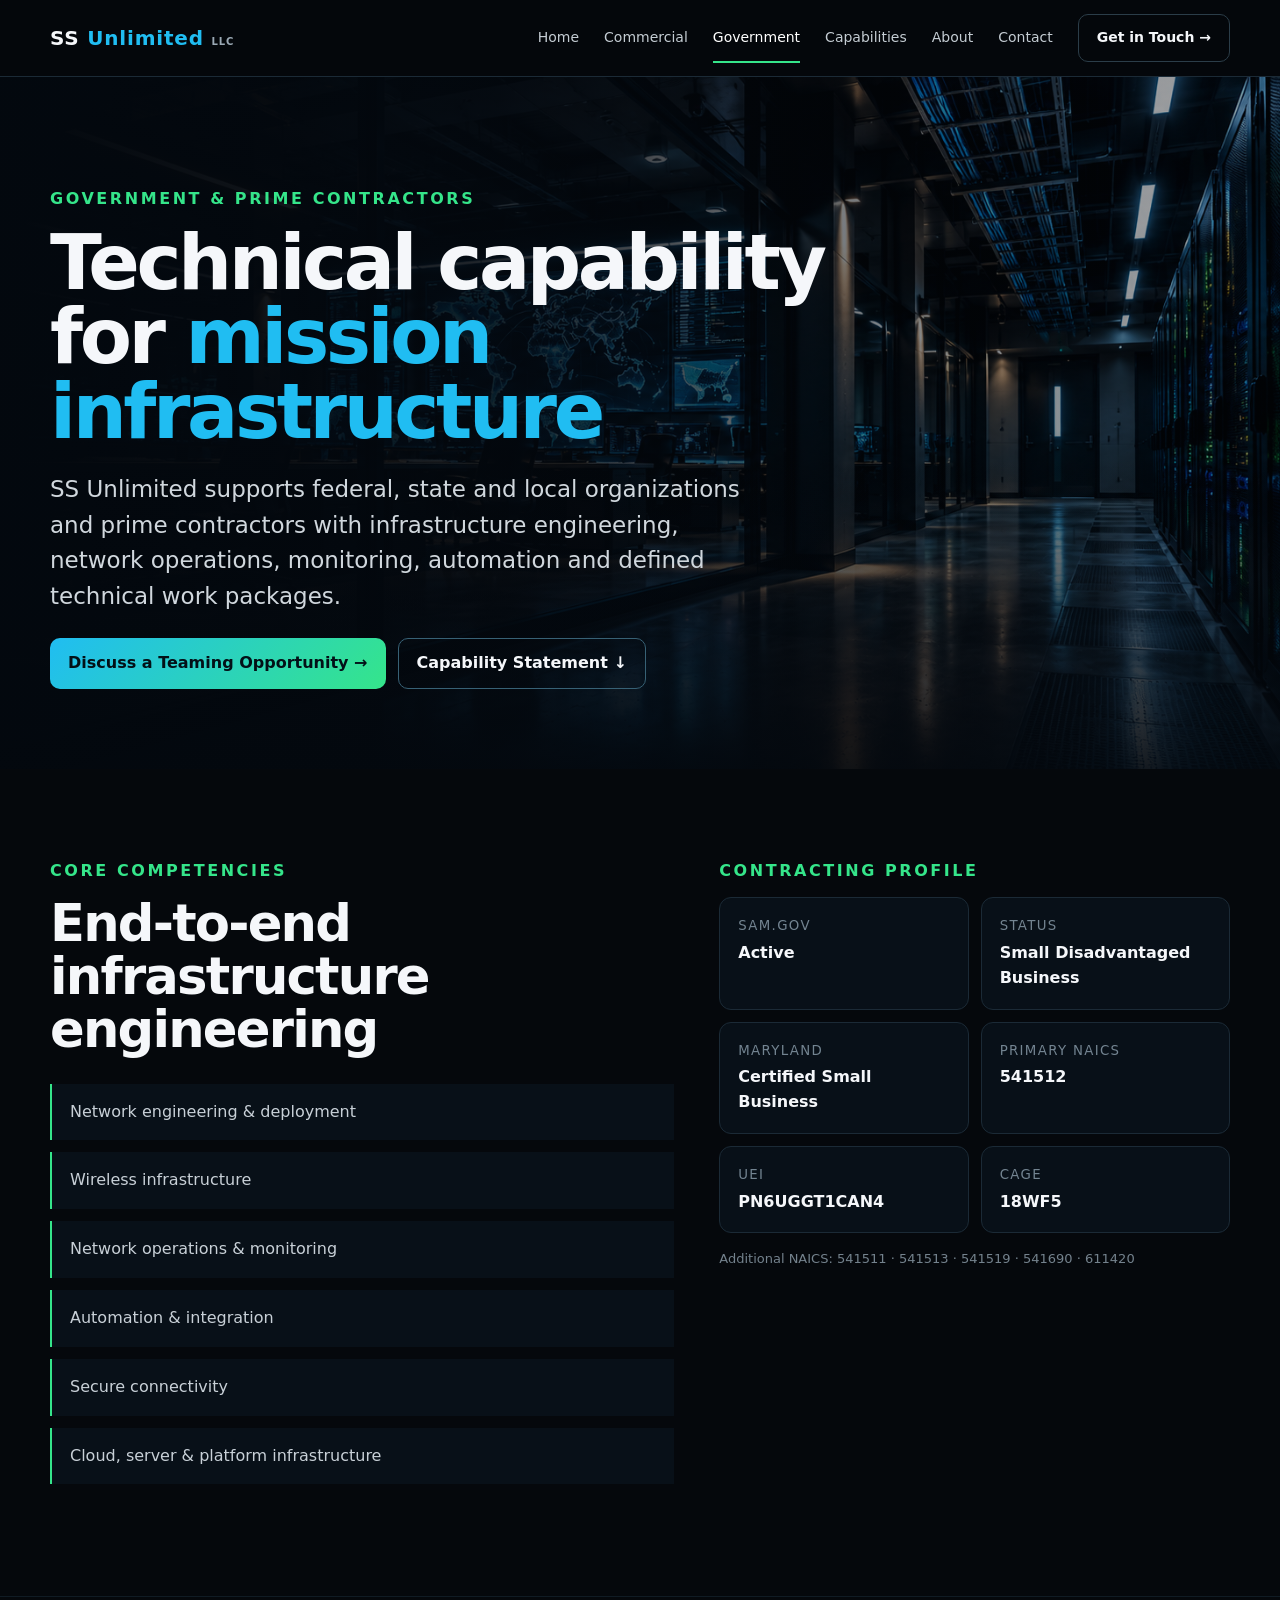
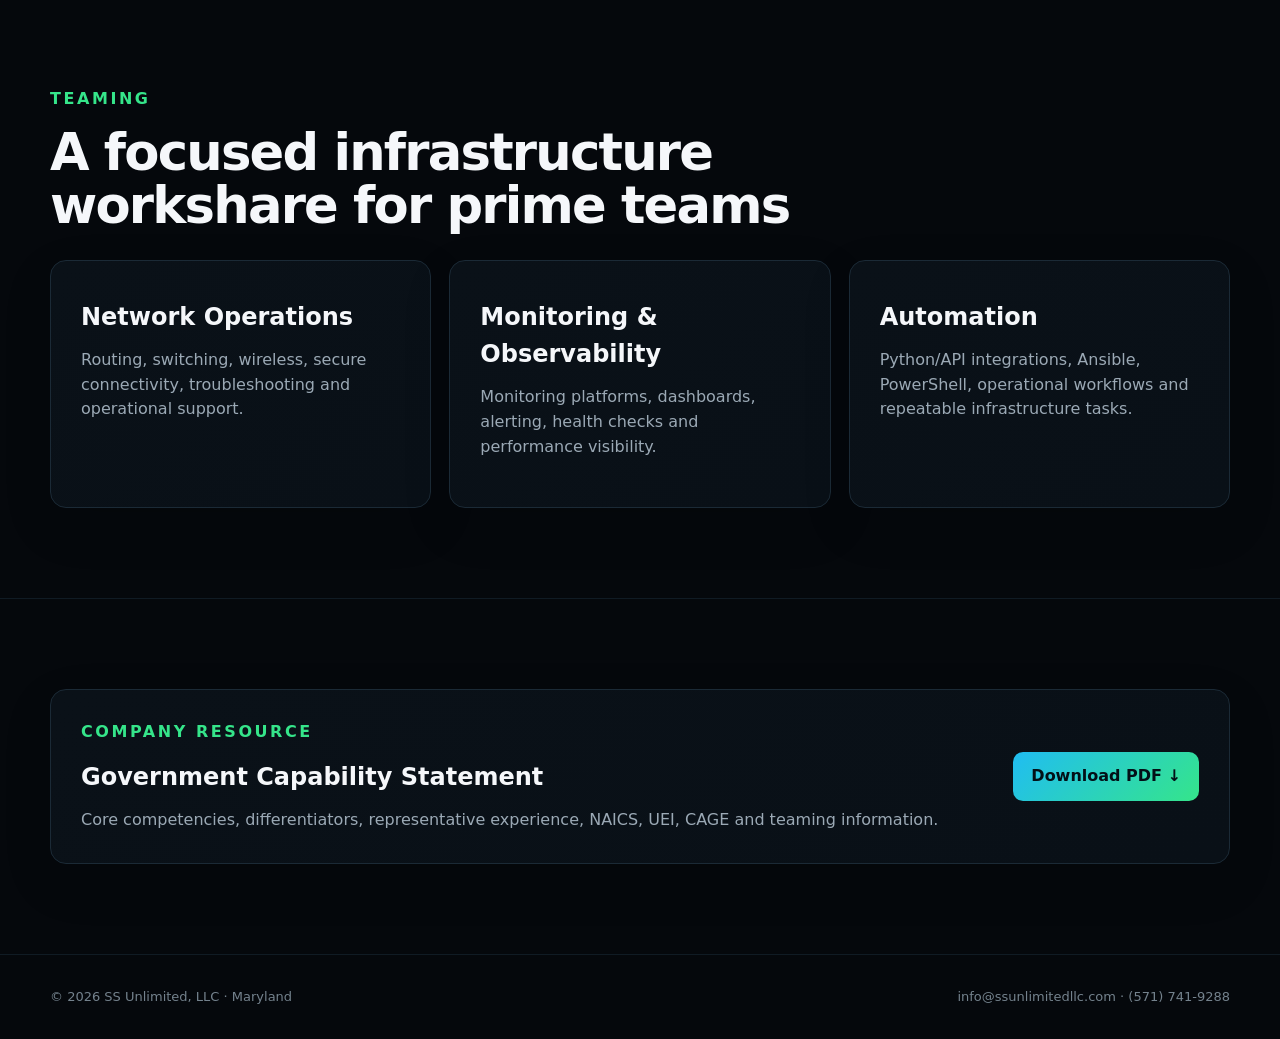
<file: government.html>
<!DOCTYPE html>
<html lang="en">
 <head>
  <meta charset="utf-8">
  <meta content="width=device-width,initial-scale=1" name="viewport">
  <title>
   Government | SS Unlimited
  </title>
  <meta content="Government and prime contractor infrastructure engineering capabilities from SS Unlimited, LLC." name="description">
  <link href="styles.css" rel="stylesheet">
 </head>
 <body class="page-government">
  <nav class="nav" aria-label="Main navigation">

    <div class="wrap navin">

      <a class="brand" href="index.html" aria-label="SS Unlimited LLC home">
        SS <span>Unlimited</span> <small>LLC</small>
      </a>

      <!-- Desktop Navigation -->
      <div class="links">
        <a href="index.html">Home</a>
        <a href="commercial.html">Commercial</a>
        <a class="active" href="government.html" aria-current="page">Government</a>
        <a href="capabilities.html">Capabilities</a>
        <a href="about.html">About</a>
        <a href="contact.html">Contact</a>
        <a class="btn" href="contact.html#inquiry-form">
          Get in Touch &rarr;
        </a>
      </div>

      <!-- Mobile Navigation Button -->
      <button
        class="mobile btn"
        id="menuBtn"
        type="button"
        aria-label="Open navigation menu"
        aria-controls="mobileMenu"
        aria-expanded="false"
      >
        <span class="menu-icon" aria-hidden="true">&#9776;</span>
        <span class="menu-label">Menu</span>
      </button>

    </div>

    <!-- Mobile Dropdown -->
    <div class="wrap mobile-dropdown" id="mobileMenu" hidden>
      <div class="mobile-dropdown-links">
        <a href="index.html">Home</a>
        <a href="commercial.html">Commercial</a>
        <a class="active" href="government.html" aria-current="page">Government</a>
        <a href="capabilities.html">Capabilities</a>
        <a href="about.html">About</a>
        <a href="contact.html">Contact</a>

        <a class="mobile-dropdown-cta" href="contact.html#inquiry-form">
          Get in Touch &rarr;
        </a>
      </div>
    </div>

  </nav>
  <header class="pagehero">
   <div class="wrap">
    <div class="eyebrow">
     Government & Prime Contractors
    </div>
    <h1>
     Technical capability for
     <span class="accent">
      mission infrastructure
     </span>
    </h1>
    <p class="lead">
     SS Unlimited supports federal, state and local organizations and prime contractors with infrastructure engineering, network operations, monitoring, automation and defined technical work packages.
    </p>
    <div class="actions">
     <a class="btn primary" href="mailto:info@ssunlimitedllc.com?subject=Government%20or%20Teaming%20Opportunity">
      Discuss a Teaming Opportunity &rarr;
     </a>
     <a class="btn ghost" href="SS_Unlimited_Government_Capability_Statement.pdf" target="_blank">
      Capability Statement &darr;
     </a>
    </div>
   </div>
  </header>
  <section class="section">
   <div class="wrap split">
    <div>
     <div class="eyebrow">
      Core competencies
     </div>
     <h2>
      End-to-end infrastructure engineering
     </h2>
     <div class="list">
      <div>
       Network engineering & deployment
      </div>
      <div>
       Wireless infrastructure
      </div>
      <div>
       Network operations & monitoring
      </div>
      <div>
       Automation & integration
      </div>
      <div>
       Secure connectivity
      </div>
      <div>
       Cloud, server & platform infrastructure
      </div>
     </div>
    </div>
    <div>
     <div class="eyebrow">
      Contracting profile
     </div>
     <div class="credentials">
      <div class="credential">
       <small>
        SAM.gov
       </small>
       <strong>
        Active
       </strong>
      </div>
      <div class="credential">
       <small>
        Status
       </small>
       <strong>
        Small Disadvantaged Business
       </strong>
      </div>
      <div class="credential">
       <small>
        Maryland
       </small>
       <strong>
        Certified Small Business
       </strong>
      </div>
      <div class="credential">
       <small>
        Primary NAICS
       </small>
       <strong>
        541512
       </strong>
      </div>
      <div class="credential">
       <small>
        UEI
       </small>
       <strong>
        PN6UGGT1CAN4
       </strong>
      </div>
      <div class="credential">
       <small>
        CAGE
       </small>
       <strong>
        18WF5
       </strong>
      </div>
     </div>
     <p class="note" style="margin-top:16px">
      Additional NAICS: 541511 &middot; 541513 &middot; 541519 &middot; 541690 &middot; 611420
     </p>
    </div>
   </div>
  </section>
  <section class="section">
   <div class="wrap">
    <div class="eyebrow">
     Teaming
    </div>
    <h2>
     A focused infrastructure workshare for prime teams
    </h2>
    <div class="grid3">
     <div class="card">
      <h3>
       Network Operations
      </h3>
      <p>
       Routing, switching, wireless, secure connectivity, troubleshooting and operational support.
      </p>
     </div>
     <div class="card">
      <h3>
       Monitoring & Observability
      </h3>
      <p>
       Monitoring platforms, dashboards, alerting, health checks and performance visibility.
      </p>
     </div>
     <div class="card">
      <h3>
       Automation
      </h3>
      <p>
       Python/API integrations, Ansible, PowerShell, operational workflows and repeatable infrastructure tasks.
      </p>
     </div>
    </div>
   </div>
  </section>
  <section class="section">
   <div class="wrap">
    <div class="card resource">
     <div>
      <div class="eyebrow">
       Company resource
      </div>
      <h3>
       Government Capability Statement
      </h3>
      <p>
       Core competencies, differentiators, representative experience, NAICS, UEI, CAGE and teaming information.
      </p>
     </div>
     <a class="btn primary" href="SS_Unlimited_Government_Capability_Statement.pdf" target="_blank">
      Download PDF &darr;
     </a>
    </div>
   </div>
  </section>
  <footer class="footer">
   <div class="wrap footin">
    <span>
     &copy; 2026 SS Unlimited, LLC &middot; Maryland
    </span>
    <span>
     <a href="mailto:info@ssunlimitedllc.com">
      info@ssunlimitedllc.com
     </a>
     &middot; <a href="tel:+15717419288">(571) 741-9288</a>
    </span>
   </div>
  </footer>
  <script src="script.js">
  </script>
 </body>
</html>
</file>
<file: styles.css>
:root{--bg:#05080c;--panel:#0a1118;--panel2:#0d1721;--line:#1b2a36;--text:#f5f7fa;--muted:#9ba9b5;--cyan:#20bdf2;--green:#35e58a;--max:1180px}
*{box-sizing:border-box}
html{scroll-behavior:smooth}
body{margin:0;background:var(--bg);color:var(--text);font-family:Inter,ui-sans-serif,system-ui,-apple-system,"Segoe UI",sans-serif;line-height:1.55}
a{color:inherit;text-decoration:none}
.wrap{width:min(var(--max),calc(100% - 40px));margin:auto}
.nav{position:sticky;top:0;z-index:50;background:rgba(5,8,12,.9);backdrop-filter:blur(16px);border-bottom:1px solid var(--line)}
.navin{height:76px;display:flex;align-items:center;justify-content:space-between}
.brand{font-weight:900;letter-spacing:.04em;font-size:20px}
.brand span{color:var(--cyan)}
.brand small{font-size:10px;color:var(--muted)}
.links{display:flex;gap:25px;align-items:center;font-size:14px}
.links>a:not(.btn){color:#c4ccd3}
.links>a:hover,.links>a.active{color:#fff}
.links>a.active{position:relative}
.links>a.active:after{content:"";height:2px;background:var(--green);position:absolute;left:0;right:0;bottom:-14px}
.btn{display:inline-flex;align-items:center;justify-content:center;padding:12px 18px;border:1px solid #2b3d49;border-radius:10px;font-weight:750;transition:.2s}
.btn:hover{transform:translateY(-1px);border-color:var(--green)}
.primary{background:linear-gradient(135deg,var(--cyan),var(--green));color:#031017;border:0}
.ghost{border-color:#376175}
.mobile{display:none;background:transparent;color:#fff}
.hero{min-height:650px;display:flex;align-items:center;position:relative;overflow:hidden;background:linear-gradient(90deg,rgba(2,7,12,.98) 0%,rgba(2,7,12,.91) 38%,rgba(2,7,12,.25) 70%,rgba(2,7,12,.12) 100%),url('hero-noc.png') center/cover no-repeat}
.hero:after{content:"";position:absolute;inset:auto 0 0;height:180px;background:linear-gradient(transparent,var(--bg));pointer-events:none}
.hero .wrap{position:relative;z-index:2}
.eyebrow{text-transform:uppercase;letter-spacing:.16em;color:var(--green);font-size:12px;font-weight:850;margin-bottom:14px}
.hero h1,.pagehero h1{font-size:clamp(46px,6vw,82px);line-height:.98;letter-spacing:-.045em;margin:0 0 22px;max-width:850px}
.hero h1 span,.accent{color:var(--cyan)}
.lead{font-size:clamp(18px,2vw,23px);max-width:700px;color:#d0d7dd}
.lifecycle{display:flex;gap:9px;flex-wrap:wrap;margin:28px 0}
.life{font-size:12px;font-weight:850;letter-spacing:.08em;border:1px solid #285166;padding:9px 12px;border-radius:999px;background:rgba(4,13,20,.65)}
.life:not(:last-child):after{content:" →";color:var(--green);margin-left:8px}
.actions{display:flex;gap:12px;flex-wrap:wrap}
.section{padding:90px 0;border-bottom:1px solid #101b24}
.section.tight{padding:28px 0}
.section h2{font-size:clamp(34px,4vw,54px);line-height:1.03;letter-spacing:-.035em;margin:0 0 28px;max-width:850px}
.sub{color:var(--muted);font-size:18px;max-width:760px}
.grid2,.grid3{display:grid;gap:18px}
.grid2{grid-template-columns:repeat(2,1fr)}
.grid3{grid-template-columns:repeat(3,1fr)}
.card{background:linear-gradient(145deg,#0a1118,#091017);border:1px solid var(--line);border-radius:16px;padding:30px;transition:.2s}
.card:hover{border-color:#2b6077;transform:translateY(-2px)}
.card h3{font-size:24px;margin:8px 0 12px}
.card p{color:var(--muted);margin:0 0 18px}
.tag{color:var(--cyan);text-transform:uppercase;letter-spacing:.12em;font-weight:850;font-size:12px}
.arrow{color:var(--green);font-weight:800}
.metrics{display:grid;grid-template-columns:repeat(4,1fr);border:1px solid var(--line);border-radius:14px;overflow:hidden;background:#081018}
.metric{padding:26px;text-align:center;border-right:1px solid var(--line)}
.metric:last-child{border:0}
.metric strong{display:block;color:var(--cyan);font-size:32px}
.metric span{color:#bdc7cf;font-size:13px}
.cta{display:flex;align-items:center;justify-content:space-between;gap:40px;padding:38px;border:1px solid #20516a;border-radius:18px;background:radial-gradient(circle at 80% 20%,rgba(32,189,242,.12),transparent 30%),#081018}
.cta h2{font-size:clamp(30px,4vw,48px);margin-bottom:12px}
.footer{padding:32px 0;color:#74828d;font-size:13px}
.footin{display:flex;justify-content:space-between;gap:20px}
.pagehero{padding:110px 0 80px;background:radial-gradient(circle at 85% 20%,rgba(32,189,242,.12),transparent 30%),linear-gradient(180deg,#07101a,#05080c)}
.pagehero h1{font-size:clamp(48px,6vw,76px)}
.pagehero .lead{max-width:800px}
.split{display:grid;grid-template-columns:1.1fr .9fr;gap:45px;align-items:start}
.list{display:grid;gap:12px;margin:22px 0}
.list div{padding:16px 18px;border-left:2px solid var(--green);background:#081018;color:#c8d0d7}
.price{font-size:30px;font-weight:900;color:var(--green)}
.kicker{color:#d7dfe5;font-size:20px;font-weight:700}
.credentials{display:grid;grid-template-columns:repeat(2,1fr);gap:12px}
.credential{padding:18px;border:1px solid var(--line);border-radius:12px;background:#081018}
.credential small{display:block;color:#738491;text-transform:uppercase;letter-spacing:.1em}
.credential strong{display:block;margin-top:4px}
.tech{display:flex;flex-wrap:wrap;gap:9px}
.tech span{padding:8px 11px;border:1px solid var(--line);border-radius:999px;color:#b9c6cf;background:#081018;font-size:13px}
.contactgrid{display:grid;grid-template-columns:1fr 1fr;gap:20px}
.contactbox{padding:28px;border:1px solid var(--line);border-radius:16px;background:#081018}
.contactbox strong{display:block;font-size:22px;margin-bottom:8px}
.note{font-size:13px;color:#74828d}
.hero-mini{min-height:420px}
.resource{display:flex;align-items:center;justify-content:space-between;gap:20px}
.resource p{margin-bottom:0}
@media(max-width:850px){.links{display:none}
.mobile{display:inline-flex}
.grid2,.grid3,.split,.contactgrid{grid-template-columns:1fr}
.metrics{grid-template-columns:repeat(2,1fr)}
.metric:nth-child(2){border-right:0}
.metric:nth-child(-n+2){border-bottom:1px solid var(--line)}
.hero{min-height:620px;background-position:62% center}
.hero:before{content:"";position:absolute;inset:0;background:rgba(3,8,12,.2)}
.cta,.resource,.footin{align-items:flex-start;flex-direction:column}
.pagehero{padding:80px 0 60px}
}
@media(max-width:520px){.wrap{width:min(var(--max),calc(100% - 28px))}
.section{padding:65px 0}
.card{padding:22px}
.metrics{grid-template-columns:1fr 1fr}
.hero h1{font-size:46px}
.hero{min-height:650px}
.actions .btn{width:100%}
}


/* SS UNLIMITED V3 HOMEPAGE STYLES */

/* =========================================================
   SS UNLIMITED — WEBSITE V3
   Homepage visual system
   ========================================================= */

/* ---------- HERO ---------- */

.hero {
  min-height: 720px;
}

.hero-grid {
  position: relative;
  z-index: 2;
  display: grid;
  grid-template-columns: minmax(0, 1.05fr) minmax(420px, .95fr);
  gap: 70px;
  align-items: center;
  padding-top: 70px;
  padding-bottom: 70px;
}

.hero-copy {
  position: relative;
  z-index: 3;
}

.hero-copy .lead {
  max-width: 660px;
  margin-bottom: 30px;
}

.hero-system {
  position: relative;
  min-height: 470px;
  display: flex;
  flex-direction: column;
  justify-content: center;
  padding: 38px;
  border: 1px solid rgba(53, 229, 138, .22);
  border-radius: 24px;
  background:
    linear-gradient(rgba(32, 189, 242, .035) 1px, transparent 1px),
    linear-gradient(90deg, rgba(32, 189, 242, .035) 1px, transparent 1px),
    radial-gradient(circle at 50% 45%, rgba(32, 189, 242, .12), transparent 40%),
    rgba(5, 12, 18, .82);
  background-size:
    32px 32px,
    32px 32px,
    auto,
    auto;
  backdrop-filter: blur(12px);
  box-shadow:
    0 30px 80px rgba(0, 0, 0, .35),
    inset 0 0 80px rgba(32, 189, 242, .025);
  overflow: hidden;
}

.hero-system::before {
  content: "";
  position: absolute;
  width: 280px;
  height: 280px;
  left: 50%;
  top: 42%;
  transform: translate(-50%, -50%);
  border: 1px solid rgba(32, 189, 242, .12);
  border-radius: 50%;
  box-shadow:
    0 0 0 35px rgba(32, 189, 242, .018),
    0 0 0 70px rgba(53, 229, 138, .012);
}


.system-core {
  position: relative;
  z-index: 2;
  width: 145px;
  height: 145px;
  margin: 0 auto 42px;
  display: flex;
  flex-direction: column;
  align-items: center;
  justify-content: center;
  border: 1px solid rgba(32, 189, 242, .65);
  border-radius: 50%;
  background:
    radial-gradient(
      circle,
      rgba(32, 189, 242, .18),
      rgba(5, 12, 18, .94) 68%
    );
  box-shadow:
    0 0 45px rgba(32, 189, 242, .12),
    inset 0 0 25px rgba(32, 189, 242, .08);
}

.system-core span {
  color: var(--cyan);
  font-size: 35px;
  font-weight: 950;
  line-height: 1;
}

.system-core strong {
  margin-top: 7px;
  color: #fff;
  font-size: 11px;
  letter-spacing: .18em;
}

.system-ring {
  position: relative;
  z-index: 2;
  display: flex;
  align-items: stretch;
  justify-content: center;
  gap: 7px;
}

.system-step {
  flex: 1;
  min-width: 0;
  padding: 12px 7px;
  text-align: center;
  border: 1px solid rgba(32, 189, 242, .20);
  border-radius: 9px;
  background: rgba(7, 17, 25, .88);
}

.system-step span {
  display: block;
  margin-bottom: 3px;
  color: var(--green);
  font-size: 9px;
  font-weight: 900;
  letter-spacing: .1em;
}

.system-step strong {
  display: block;
  color: #e7f3f8;
  font-size: 9px;
  letter-spacing: .07em;
}

.system-arrow {
  display: flex;
  align-items: center;
  color: var(--green);
  font-weight: 900;
  opacity: .75;
}

.system-status {
  position: relative;
  z-index: 2;
  display: flex;
  align-items: center;
  justify-content: center;
  gap: 8px;
  margin-top: 24px;
  color: #8fa2af;
  font-size: 11px;
  letter-spacing: .05em;
}

.status-dot {
  width: 7px;
  height: 7px;
  border-radius: 50%;
  background: var(--green);
  box-shadow: 0 0 10px rgba(53, 229, 138, .7);
  animation: statusPulse 2.4s ease-in-out infinite;
}

@keyframes statusPulse {
  50% {
    opacity: .45;
    box-shadow: 0 0 4px rgba(53, 229, 138, .35);
  }
}


/* ---------- SECTION INTRODUCTIONS ---------- */

.section-heading {
  display: grid;
  grid-template-columns: minmax(0, 1fr) minmax(280px, .65fr);
  column-gap: 60px;
  align-items: end;
  margin-bottom: 38px;
}

.section-heading .eyebrow {
  grid-column: 1 / -1;
}

.section-heading h2 {
  margin-bottom: 0;
}

.section-intro {
  max-width: 520px;
  margin: 0 0 5px;
  color: var(--muted);
  font-size: 17px;
}


/* ---------- AUDIENCE CARDS ---------- */

.audience-section {
  position: relative;
}

.audience-card {
  position: relative;
  min-height: 390px;
  display: flex;
  flex-direction: column;
  padding: 36px;
  overflow: hidden;
}

.audience-card::before {
  content: "";
  position: absolute;
  top: 0;
  left: 0;
  width: 90px;
  height: 2px;
  background: linear-gradient(90deg, var(--green), var(--cyan));
}

.audience-card h3 {
  margin-top: 15px;
  font-size: clamp(25px, 3vw, 32px);
  line-height: 1.08;
  letter-spacing: -.025em;
}

.audience-card p {
  max-width: 520px;
}

.audience-points {
  display: grid;
  gap: 9px;
  margin: 6px 0 27px;
}

.audience-points span {
  position: relative;
  padding-left: 19px;
  color: #c8d4db;
  font-size: 14px;
}

.audience-points span::before {
  content: "";
  position: absolute;
  left: 0;
  top: .65em;
  width: 7px;
  height: 7px;
  border-radius: 50%;
  background: var(--green);
  box-shadow: 0 0 8px rgba(53, 229, 138, .4);
}

.audience-card .arrow {
  margin-top: auto;
}


/* ---------- PROOF ---------- */

.proof-section {
  border-top: 1px solid rgba(32, 189, 242, .08);
  border-bottom: 1px solid rgba(32, 189, 242, .08);
  background:
    radial-gradient(
      circle at 50% 50%,
      rgba(32, 189, 242, .055),
      transparent 55%
    );
}

.proof-label {
  margin: 0 0 14px;
  color: #71838f;
  text-align: center;
  text-transform: uppercase;
  font-size: 10px;
  font-weight: 850;
  letter-spacing: .18em;
}

.proof-section .metrics {
  border-color: rgba(32, 189, 242, .15);
  background: rgba(8, 16, 24, .72);
}

.proof-section .metric {
  padding-top: 31px;
  padding-bottom: 31px;
}

.proof-section .metric strong {
  font-size: clamp(34px, 4vw, 44px);
  letter-spacing: -.04em;
}

.proof-section .metric span {
  display: block;
  margin-top: 3px;
  color: #aebbc4;
  font-size: 12px;
  text-transform: uppercase;
  letter-spacing: .06em;
}


/* ---------- FEATURE CARDS ---------- */

.feature-card {
  position: relative;
  min-height: 245px;
  padding-top: 34px;
}

.feature-card .tag {
  margin-bottom: 20px;
  color: var(--green);
}

.feature-card h3 {
  margin-left: 0;
  font-size: 25px;
}


/* ---------- FINAL CTA ---------- */

.final-cta-section {
  border-bottom: 0;
}

.final-cta-section .cta {
  position: relative;
  overflow: hidden;
  padding: 48px;
}

.final-cta-section .cta::before {
  content: "";
  position: absolute;
  width: 300px;
  height: 300px;
  right: -80px;
  top: -130px;
  border: 1px solid rgba(53, 229, 138, .12);
  border-radius: 50%;
  box-shadow:
    0 0 0 40px rgba(32, 189, 242, .025),
    0 0 0 80px rgba(53, 229, 138, .018);
}

.cta-actions {
  position: relative;
  z-index: 2;
  min-width: 220px;
  display: flex;
  flex-direction: column;
  gap: 14px;
  align-items: center;
}

.text-link {
  color: #aebbc4;
  font-size: 13px;
  font-weight: 750;
}

.text-link:hover {
  color: var(--green);
}


/* ---------- POLISH ---------- */

.card {
  box-shadow: 0 18px 50px rgba(0, 0, 0, .12);
}

.card:hover {
  box-shadow: 0 24px 60px rgba(0, 0, 0, .22);
}

.hero .primary {
  box-shadow: 0 10px 30px rgba(32, 189, 242, .12);
}


/* ---------- V3 RESPONSIVE ---------- */

@media (max-width: 1050px) {

  .hero-grid {
    grid-template-columns: 1fr;
    gap: 45px;
  }

  .hero-copy {
    max-width: 800px;
  }

  .hero-system {
    min-height: auto;
    max-width: 760px;
  }

}


@media (max-width: 850px) {

  .hero-grid {
    padding-top: 55px;
    padding-bottom: 70px;
  }

  .section-heading {
    grid-template-columns: 1fr;
    gap: 16px;
  }

  .section-intro {
    max-width: 680px;
  }

  .audience-card {
    min-height: 0;
  }

  .final-cta-section .cta {
    padding: 34px;
  }

  .cta-actions {
    align-items: flex-start;
  }

}


@media (max-width: 620px) {

  .hero-system {
    padding: 25px 18px;
  }

  .system-core {
    width: 125px;
    height: 125px;
    margin-bottom: 30px;
  }

  .system-ring {
    display: grid;
    grid-template-columns: 1fr;
    gap: 7px;
  }

  .system-step {
    padding: 10px 12px;
  }

  .system-step strong {
    font-size: 10px;
  }

  .system-arrow {
    display: none;
  }

  .audience-card {
    padding: 27px;
  }

  .proof-section .metric {
    padding: 22px 12px;
  }

}

/* V3 HERO — SINGLE COLUMN AFTER LIFECYCLE PANEL REMOVAL */
.hero-grid {
  display: block;
}

.hero-copy {
  max-width: 760px;
}

.hero .eyebrow {
  font-size: 1rem;
}

/* V3 GLOBAL EYEBROW / GREEN LABEL SIZE */
.eyebrow,
.kicker,
.tag {
  font-size: 1rem;
}

.feature-number,
.audience-number {
  font-size: 1rem;
}

/* =========================================
   V3 COMMERCIAL PAGE
   ========================================= */

.page-commercial .pagehero {
  position: relative;
  min-height: 620px;
  display: flex;
  align-items: center;
  overflow: hidden;

  background:
    linear-gradient(
      90deg,
      rgba(3, 8, 14, .96) 0%,
      rgba(3, 8, 14, .86) 42%,
      rgba(3, 8, 14, .45) 72%,
      rgba(3, 8, 14, .65) 100%
    ),
    url("hero-commercial.png?v=2") center / cover no-repeat;
}

.page-commercial .pagehero::after {
  content: "";
  position: absolute;
  inset: 0;
  pointer-events: none;

  background:
    linear-gradient(
      180deg,
      transparent 55%,
      rgba(3, 8, 14, .85) 100%
    );
}

.page-commercial .pagehero .wrap {
  position: relative;
  z-index: 1;
}

.page-commercial .pagehero h1 {
  max-width: 850px;
}

.page-commercial .pagehero .lead {
  max-width: 720px;
}

/* =========================================
   V3 GOVERNMENT PAGE
   ========================================= */

.page-government .pagehero {
  position: relative;
  min-height: 620px;
  display: flex;
  align-items: center;
  overflow: hidden;

  background:
    linear-gradient(
      90deg,
      rgba(3, 8, 14, .97) 0%,
      rgba(3, 8, 14, .88) 38%,
      rgba(3, 8, 14, .50) 68%,
      rgba(3, 8, 14, .35) 100%
    ),
    url("hero-government.png") center / cover no-repeat;
}

.page-government .pagehero::after {
  content: "";
  position: absolute;
  inset: 0;
  pointer-events: none;

  background:
    linear-gradient(
      180deg,
      transparent 55%,
      rgba(3, 8, 14, .88) 100%
    );
}

.page-government .pagehero .wrap {
  position: relative;
  z-index: 1;
}

.page-government .pagehero h1 {
  max-width: 850px;
}

.page-government .pagehero .lead {
  max-width: 720px;
}

/* V3 CAPABILITIES PAGE */

.page-capabilities .pagehero {
  position: relative;
  min-height: 620px;
  display: flex;
  align-items: center;
  overflow: hidden;

  background:
    linear-gradient(
      90deg,
      rgba(3, 8, 14, .97) 0%,
      rgba(3, 8, 14, .86) 40%,
      rgba(3, 8, 14, .35) 100%
    ),
    url("hero-capabilities.png") center / cover no-repeat;
}

.page-capabilities .pagehero .wrap {
  position: relative;
  z-index: 1;
}

/* V3 ABOUT PAGE */

.page-about .pagehero {
  position: relative;
  min-height: 620px;
  display: flex;
  align-items: center;
  overflow: hidden;

  background:
    linear-gradient(
      90deg,
      rgba(3, 8, 14, .97) 0%,
      rgba(3, 8, 14, .86) 38%,
      rgba(3, 8, 14, .35) 100%
    ),
    url("hero-about.png?v=2") center / cover no-repeat;
}

.page-about .pagehero .wrap {
  position: relative;
  z-index: 1;
}

/* =========================================
   V3 CONTACT PAGE
   ========================================= */

.page-contact .pagehero {
  position: relative;
  min-height: 430px;
  display: flex;
  align-items: center;
  overflow: hidden;

  background:
    radial-gradient(
      circle at 80% 35%,
      rgba(35, 196, 155, .13),
      transparent 35%
    ),
    linear-gradient(
      rgba(20, 184, 166, .045) 1px,
      transparent 1px
    ),
    linear-gradient(
      90deg,
      rgba(20, 184, 166, .045) 1px,
      transparent 1px
    ),
    linear-gradient(
      135deg,
      #07131c 0%,
      #04080d 100%
    );

  background-size:
    auto,
    48px 48px,
    48px 48px,
    auto;
}

.page-contact .pagehero .wrap {
  position: relative;
  z-index: 1;
}

.page-contact .pagehero h1 {
  max-width: 900px;
}

.page-contact .pagehero .lead {
  max-width: 720px;
}

/* =========================================
   V3 CONTACT — ENHANCED TECHNICAL BACKGROUND
   ========================================= */

.page-contact .pagehero {
  min-height: 460px;

  background:
    radial-gradient(
      ellipse at 78% 42%,
      rgba(24, 190, 148, 0.19),
      transparent 48%
    ),
    radial-gradient(
      ellipse at 20% 90%,
      rgba(25, 110, 165, 0.12),
      transparent 50%
    ),
    linear-gradient(
      rgba(24, 190, 148, 0.075) 1px,
      transparent 1px
    ),
    linear-gradient(
      90deg,
      rgba(24, 190, 148, 0.075) 1px,
      transparent 1px
    ),
    linear-gradient(
      135deg,
      #091824,
      #04080d
    );

  background-size:
    auto,
    auto,
    44px 44px,
    44px 44px,
    auto;
}

.page-contact .pagehero::after {
  content: "";
  position: absolute;
  inset: 0;
  pointer-events: none;

  background: linear-gradient(
    180deg,
    transparent 65%,
    rgba(4, 8, 13, 0.85) 100%
  );
}

.page-contact .pagehero .wrap {
  position: relative;
  z-index: 1;
}

/* V3 CONTACT INQUIRY FORM */

html {
  scroll-behavior: smooth;
}

#inquiry-form {
  scroll-margin-top: 90px;
}

.inquiry-panel {
  max-width: 960px;
  margin: 0 auto;
  padding: clamp(28px, 5vw, 60px);
  background: linear-gradient(135deg, #0d202b, #081119);
  border: 1px solid rgba(40, 205, 165, .25);
  border-radius: 22px;
}

.inquiry-panel h2 {
  margin: 12px 0;
}

.inquiry-panel > .sub {
  max-width: 680px;
  margin-bottom: 30px;
}

.inquiry-fields {
  display: grid;
  grid-template-columns: repeat(2, minmax(0, 1fr));
  gap: 20px;
  margin-bottom: 24px;
}

.form-field {
  display: flex;
  flex-direction: column;
  gap: 9px;
}

.form-field.full {
  grid-column: 1 / -1;
}

.form-field label {
  font-weight: 600;
  color: #e5f5f1;
}

.form-field input,
.form-field select,
.form-field textarea {
  width: 100%;
  box-sizing: border-box;
  padding: 14px;
  border: 1px solid #35515a;
  border-radius: 10px;
  background: #101e27;
  color: #fff;
  font: inherit;
}

.form-field input:focus,
.form-field select:focus,
.form-field textarea:focus {
  outline: 2px solid #26c69a;
  outline-offset: 2px;
}

.inquiry-panel button:disabled {
  opacity: .55;
  cursor: not-allowed;
}

#formStatus {
  margin-top: 16px;
}

@media (max-width: 650px) {
  .inquiry-fields {
    grid-template-columns: 1fr;
  }
}

/* Contact form spam trap */
.honeypot-field {
  position: absolute;
  left: -9999px;
  width: 1px;
  height: 1px;
  overflow: hidden;
}


/* =========================================
   SS UNLIMITED V3 — MOBILE NAVIGATION
   ========================================= */

/* Keep hidden menus hidden regardless of other styles */
#mobileMenu[hidden] {
  display: none !important;
}

@media (max-width: 850px) {

  .navin {
    height: 68px;
    gap: 16px;
  }

  .brand {
    font-size: 18px;
    white-space: nowrap;
  }

  .links {
    display: none;
  }

  #menuBtn {
    display: inline-flex;
    align-items: center;
    justify-content: center;
    gap: 9px;
    min-height: 44px;
    padding: 9px 14px;
    flex-shrink: 0;
    font-size: 14px;
    border: 1px solid #29485b;
    border-radius: 10px;
    background: #0d1721;
    color: #f5f7fa;
    cursor: pointer;
  }

  #menuBtn .menu-icon {
    font-size: 20px;
    line-height: 1;
  }

  #menuBtn[aria-expanded="true"] {
    border-color: var(--cyan);
  }

  .mobile-dropdown {
    padding-bottom: 14px;
  }

  .mobile-dropdown-links {
    display: flex;
    flex-direction: column;
    padding: 8px;
    border: 1px solid #29485b;
    border-radius: 14px;
    background: #0a1118;
    box-shadow: 0 16px 35px rgba(0, 0, 0, .35);
  }

  .mobile-dropdown-links a {
    display: flex;
    align-items: center;
    min-height: 48px;
    padding: 12px 16px;
    border-radius: 8px;
    color: #d5e0e8;
    font-size: 15px;
    font-weight: 650;
  }

  .mobile-dropdown-links a + a {
    border-top: 1px solid rgba(255, 255, 255, .06);
  }

  .mobile-dropdown-links a:hover,
  .mobile-dropdown-links a:focus-visible,
  .mobile-dropdown-links a.active {
    background: #112330;
    color: #fff;
  }

  .mobile-dropdown-links .mobile-dropdown-cta {
    justify-content: center;
    margin-top: 10px;
    border: 0;
    background: linear-gradient(135deg, var(--cyan), var(--green));
    color: #031017;
    font-weight: 800;
  }

}

@media (min-width: 851px) {
  .mobile-dropdown {
    display: none !important;
  }
}
</file>
